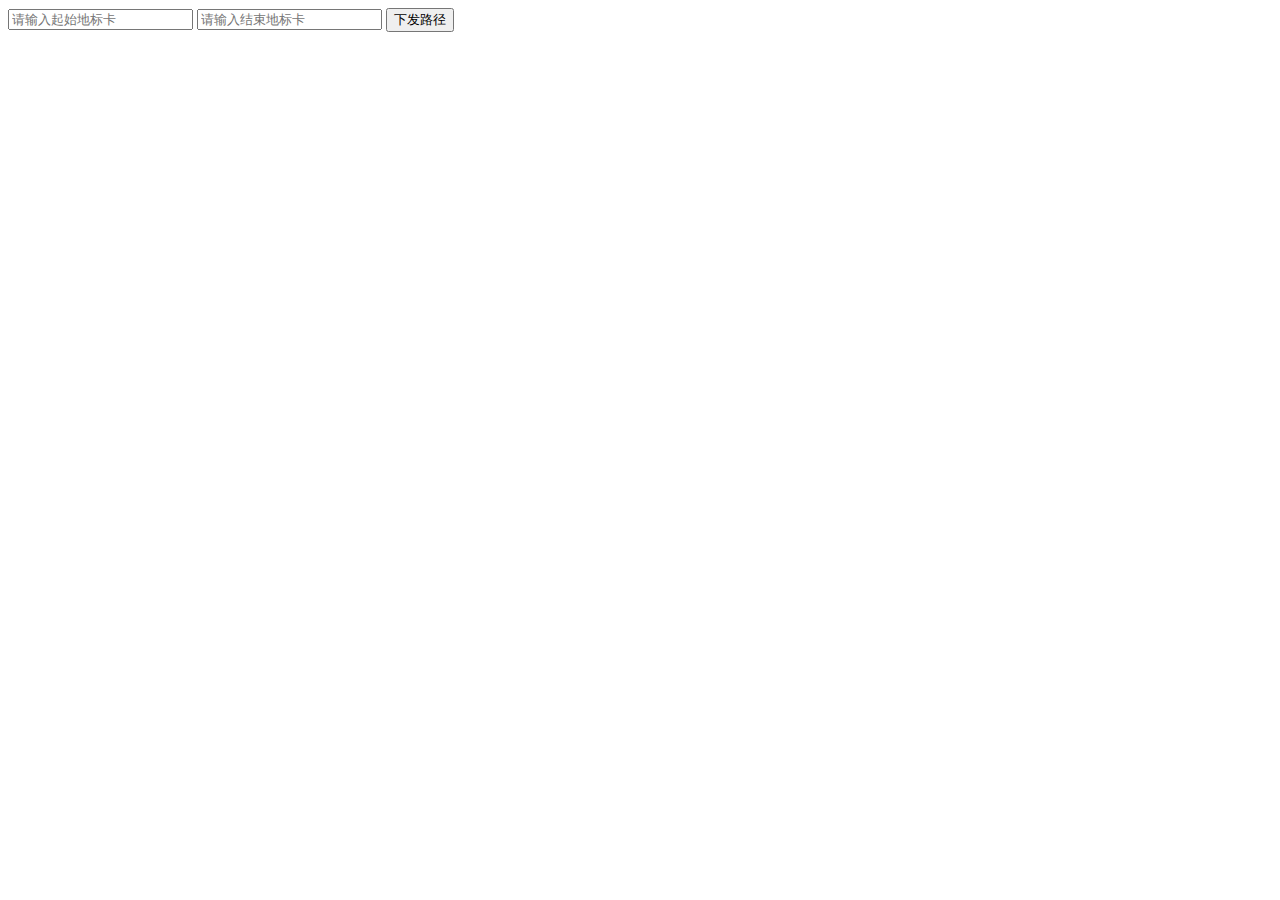
<file: src/main/resources/static/index.html>
<!DOCTYPE html>
<html lang="en">
<head>
    <meta charset="UTF-8">
    <title>登录</title>
    <script src="js/jquery-3.2.1.min.js"></script>
    <script src="js/msgbox.js"></script>
</head>
<body>
    <!--我是静态页面-->
    <!--<button onclick="doword()">打开文档</button>-->
<!--<h1 id="luji1"><a href="http://localhost:8080/demo/luji1">1号地标&#45;&#45;81号地标路劲下发</a></h1>-->
<!--<h1 id="luji2"><a href="http://localhost:8080/demo/luji2">81号地标&#45;&#45;59号地标路劲下发</a></h1>-->
<!--<h1 id="luji3"><a href="http://localhost:8080/demo/luji3">59号地标&#45;&#45;1号地标路劲下发</a></h1>-->
    <input type="text" id="startCard" class="fl ml20 hand_search_input pl5" placeholder="请输入起始地标卡"/>
    <input type="text" id="targetCard" class="fl ml20 hand_search_input pl5" placeholder="请输入结束地标卡"/>
    <button class="fl agv_button_affirm fc_f ml10" id="lowerPath">下发路径</button>
<!--<h1 id="start"><a href="http://localhost:8080/demo/start">启动</a></h1>-->
<!--<h1 id="stop"><a href="http://localhost:8080/demo/stop">停止</a></h1>-->
<!--<h1 id="risehook"><a href="http://localhost:8080/demo/risehook">挂销升</a></h1>-->
<!--<h1 id="drophook"><a href="http://localhost:8080/demo/drophook">挂销降</a></h1>-->
<!--<h1 id="risedisk"><a href="http://localhost:8080/demo/risedisk">顶升升</a></h1>-->
<!--<h1 id="dropdisk"><a href="http://localhost:8080/demo/dropdisk">顶升降</a></h1>-->
<!--<h1 id="manual"><a href="http://localhost:8080/demo/manual">手动</a></h1>-->
<!--<h1 id="automatic"><a href="http://localhost:8080/demo/automatic">自动</a></h1>-->
</body>
<script type="text/javascript">
    $(function () {
        $("#lowerPath").click(function () {
            var startCard=$("#startCard").val();
            var targetCard=$("#targetCard").val();
            $.post("../demo/lowerPath", { "startCard": startCard,"targetCard":targetCard}, function(result) {
                debugger
                if(result.code == "200") {
                    publicTipMessage("ok", result.desc);
                    return;
                }
                publicTipMessage("error", result.desc);
            });

        })
    })
function doword(){
	var word = new ActiveXObject("Word.Application");
	word.Visible = true;
	word.Documents.Open("http://localhost/img/test.doc");
}
</script>
</html>
</file>
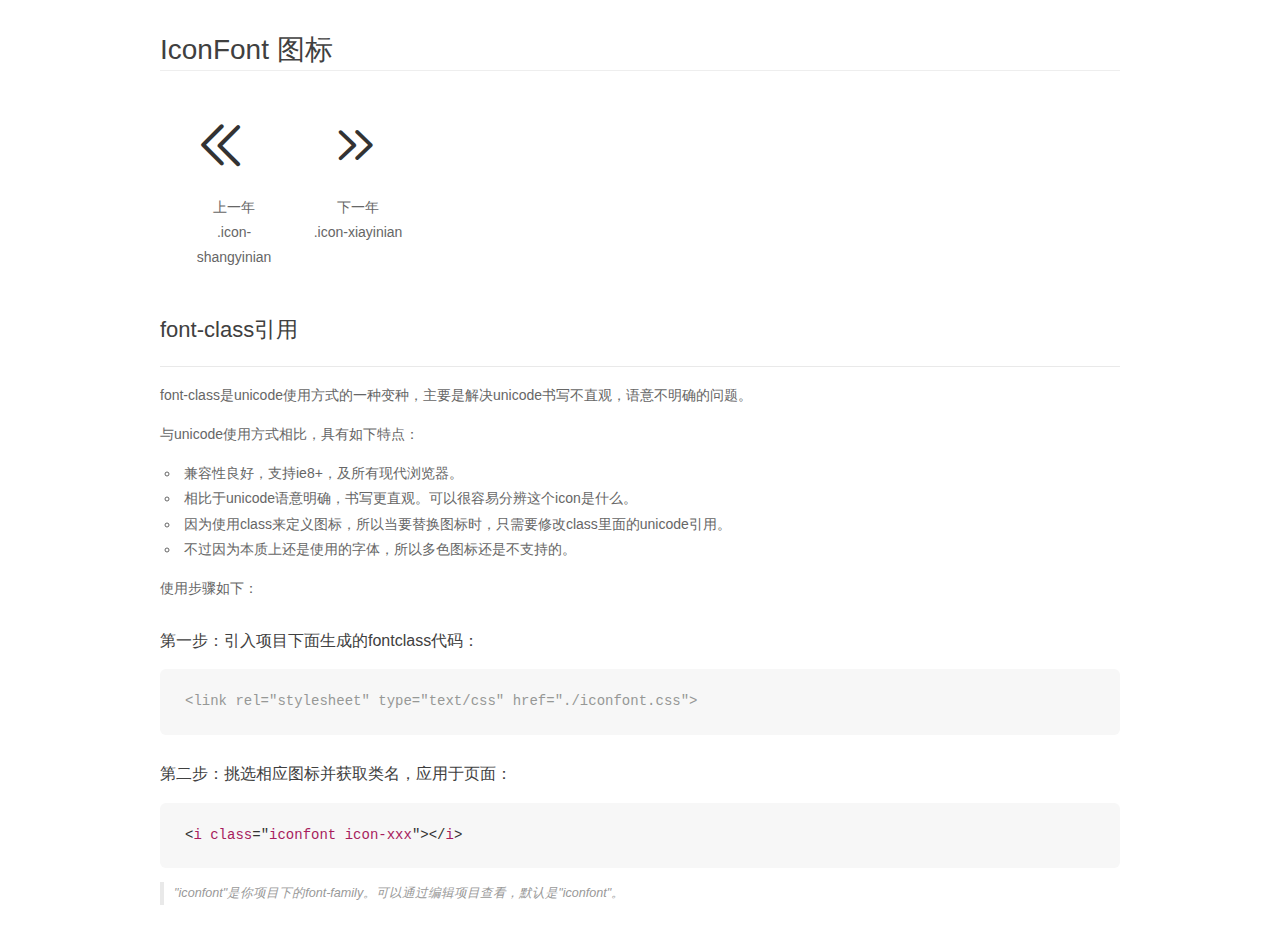
<file: src/main/resources/static/font_date/demo_fontclass.html>
<!DOCTYPE html>
<html>
<head>
    <meta charset="utf-8"/>
    <title>IconFont</title>
    <link rel="stylesheet" href="demo.css">
    <link rel="stylesheet" href="iconfont.css">
</head>
<body>
    <div class="main markdown">
        <h1>IconFont 图标</h1>
        <ul class="icon_lists clear">
            
                <li>
                <i class="icon iconfont icon-shangyinian"></i>
                    <div class="name">上一年</div>
                    <div class="fontclass">.icon-shangyinian</div>
                </li>
            
                <li>
                <i class="icon iconfont icon-xiayinian"></i>
                    <div class="name">下一年</div>
                    <div class="fontclass">.icon-xiayinian</div>
                </li>
            
        </ul>

        <h2 id="font-class-">font-class引用</h2>
        <hr>

        <p>font-class是unicode使用方式的一种变种，主要是解决unicode书写不直观，语意不明确的问题。</p>
        <p>与unicode使用方式相比，具有如下特点：</p>
        <ul>
        <li>兼容性良好，支持ie8+，及所有现代浏览器。</li>
        <li>相比于unicode语意明确，书写更直观。可以很容易分辨这个icon是什么。</li>
        <li>因为使用class来定义图标，所以当要替换图标时，只需要修改class里面的unicode引用。</li>
        <li>不过因为本质上还是使用的字体，所以多色图标还是不支持的。</li>
        </ul>
        <p>使用步骤如下：</p>
        <h3 id="-fontclass-">第一步：引入项目下面生成的fontclass代码：</h3>


        <pre><code class="lang-js hljs javascript"><span class="hljs-comment">&lt;link rel="stylesheet" type="text/css" href="./iconfont.css"&gt;</span></code></pre>
        <h3 id="-">第二步：挑选相应图标并获取类名，应用于页面：</h3>
        <pre><code class="lang-css hljs">&lt;<span class="hljs-selector-tag">i</span> <span class="hljs-selector-tag">class</span>="<span class="hljs-selector-tag">iconfont</span> <span class="hljs-selector-tag">icon-xxx</span>"&gt;&lt;/<span class="hljs-selector-tag">i</span>&gt;</code></pre>
        <blockquote>
        <p>"iconfont"是你项目下的font-family。可以通过编辑项目查看，默认是"iconfont"。</p>
        </blockquote>
    </div>
</body>
</html>
</file>
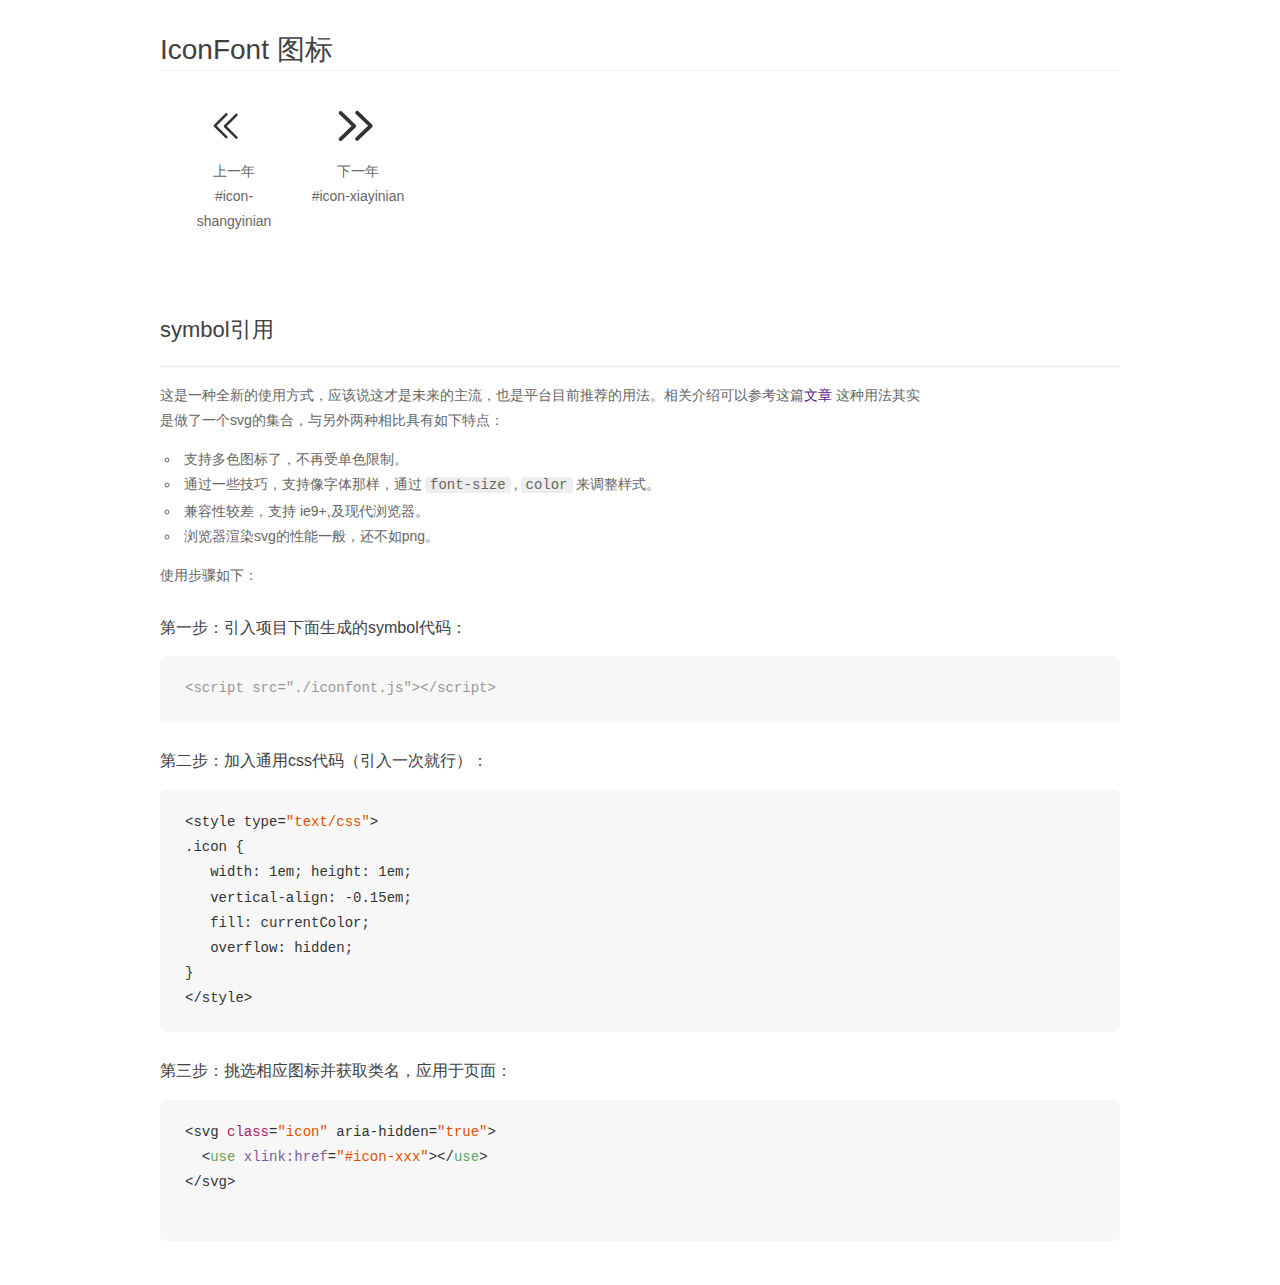
<file: src/main/resources/static/font_date/demo_symbol.html>
<!DOCTYPE html>
<html>
<head>
    <meta charset="utf-8"/>
    <title>IconFont</title>
    <link rel="stylesheet" href="demo.css">
    <script src="iconfont.js"></script>

    <style type="text/css">
        .icon {
          /* 通过设置 font-size 来改变图标大小 */
          width: 1em; height: 1em;
          /* 图标和文字相邻时，垂直对齐 */
          vertical-align: -0.15em;
          /* 通过设置 color 来改变 SVG 的颜色/fill */
          fill: currentColor;
          /* path 和 stroke 溢出 viewBox 部分在 IE 下会显示
             normalize.css 中也包含这行 */
          overflow: hidden;
        }

    </style>
</head>
<body>
    <div class="main markdown">
        <h1>IconFont 图标</h1>
        <ul class="icon_lists clear">
            
                <li>
                    <svg class="icon" aria-hidden="true">
                        <use xlink:href="#icon-shangyinian"></use>
                    </svg>
                    <div class="name">上一年</div>
                    <div class="fontclass">#icon-shangyinian</div>
                </li>
            
                <li>
                    <svg class="icon" aria-hidden="true">
                        <use xlink:href="#icon-xiayinian"></use>
                    </svg>
                    <div class="name">下一年</div>
                    <div class="fontclass">#icon-xiayinian</div>
                </li>
            
        </ul>


        <h2 id="symbol-">symbol引用</h2>
        <hr>

        <p>这是一种全新的使用方式，应该说这才是未来的主流，也是平台目前推荐的用法。相关介绍可以参考这篇<a href="">文章</a>
        这种用法其实是做了一个svg的集合，与另外两种相比具有如下特点：</p>
        <ul>
          <li>支持多色图标了，不再受单色限制。</li>
          <li>通过一些技巧，支持像字体那样，通过<code>font-size</code>,<code>color</code>来调整样式。</li>
          <li>兼容性较差，支持 ie9+,及现代浏览器。</li>
          <li>浏览器渲染svg的性能一般，还不如png。</li>
        </ul>
        <p>使用步骤如下：</p>
        <h3 id="-symbol-">第一步：引入项目下面生成的symbol代码：</h3>
        <pre><code class="lang-js hljs javascript"><span class="hljs-comment">&lt;script src="./iconfont.js"&gt;&lt;/script&gt;</span></code></pre>
        <h3 id="-css-">第二步：加入通用css代码（引入一次就行）：</h3>
        <pre><code class="lang-js hljs javascript">&lt;style type=<span class="hljs-string">"text/css"</span>&gt;
.icon {
   width: <span class="hljs-number">1</span>em; height: <span class="hljs-number">1</span>em;
   vertical-align: <span class="hljs-number">-0.15</span>em;
   fill: currentColor;
   overflow: hidden;
}
&lt;<span class="hljs-regexp">/style&gt;</span></code></pre>
        <h3 id="-">第三步：挑选相应图标并获取类名，应用于页面：</h3>
        <pre><code class="lang-js hljs javascript">&lt;svg <span class="hljs-class"><span class="hljs-keyword">class</span></span>=<span class="hljs-string">"icon"</span> aria-hidden=<span class="hljs-string">"true"</span>&gt;<span class="xml"><span class="hljs-tag">
  &lt;<span class="hljs-name">use</span> <span class="hljs-attr">xlink:href</span>=<span class="hljs-string">"#icon-xxx"</span>&gt;</span><span class="hljs-tag">&lt;/<span class="hljs-name">use</span>&gt;</span>
</span>&lt;<span class="hljs-regexp">/svg&gt;
        </span></code></pre>
    </div>
</body>
</html>
</file>
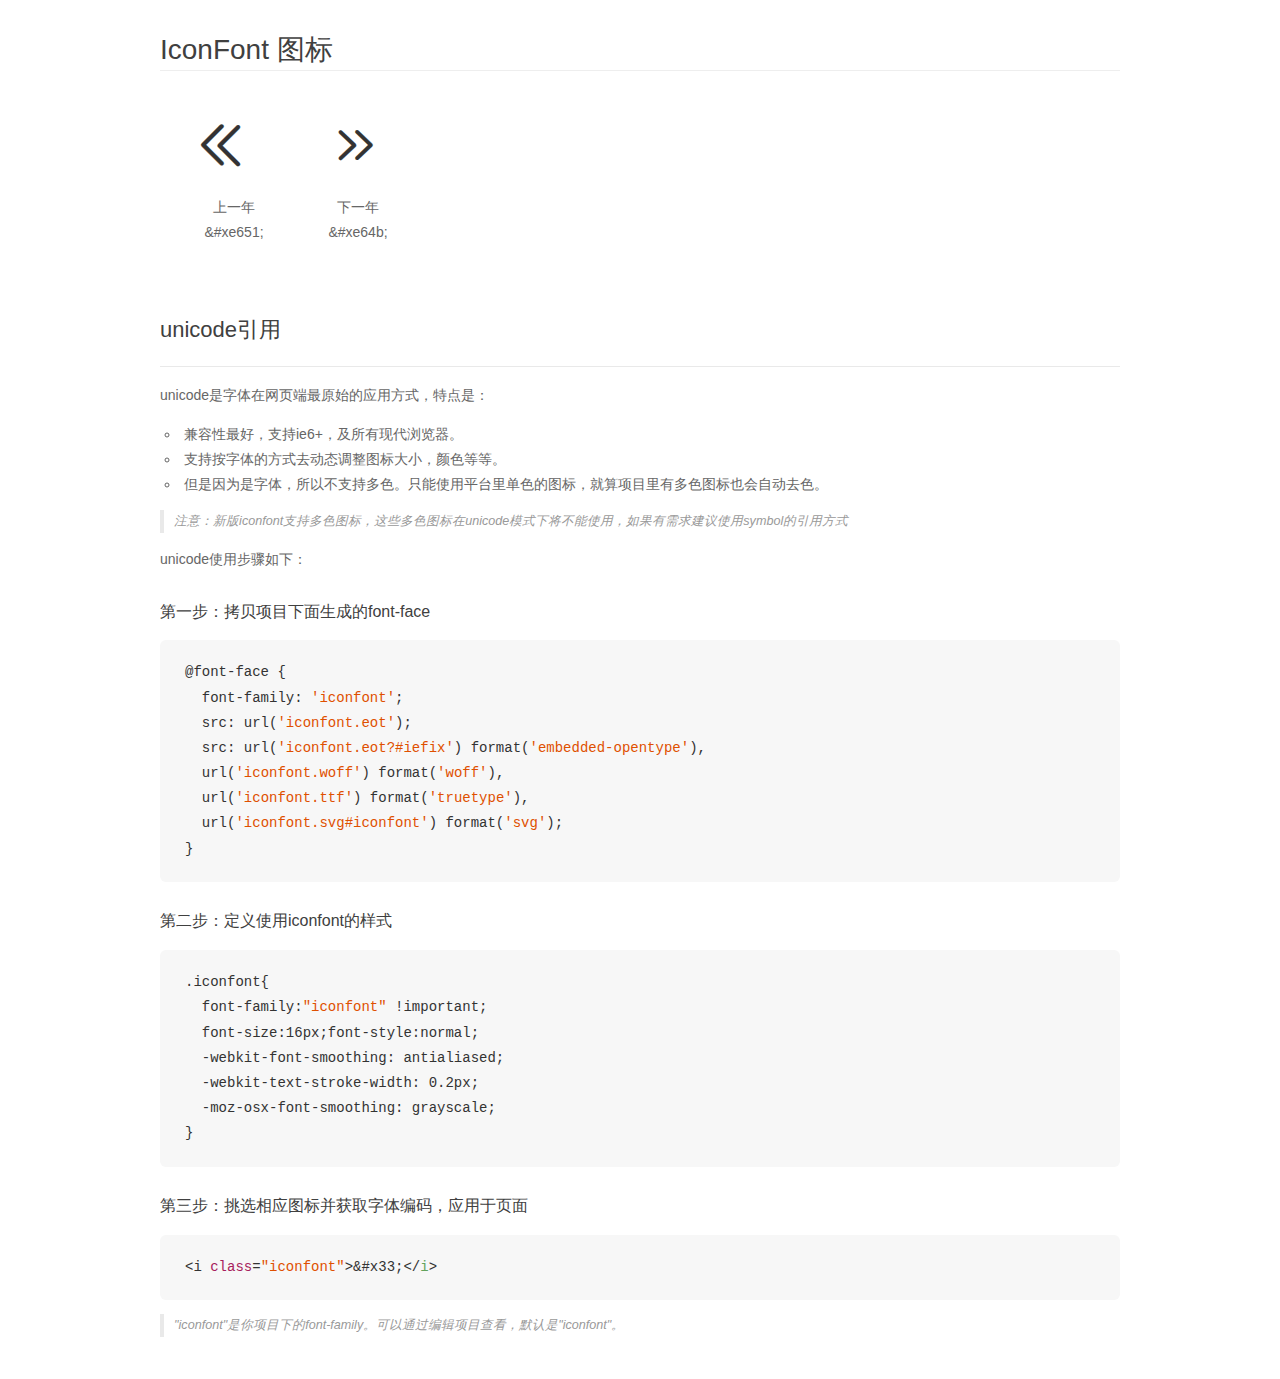
<file: src/main/resources/static/font_date/demo_unicode.html>
<!DOCTYPE html>
<html>
<head>
    <meta charset="utf-8"/>
    <title>IconFont</title>
    <link rel="stylesheet" href="demo.css">

    <style type="text/css">

        @font-face {font-family: "iconfont";
          src: url('iconfont.eot'); /* IE9*/
          src: url('iconfont.eot#iefix') format('embedded-opentype'), /* IE6-IE8 */
          url('iconfont.woff') format('woff'), /* chrome, firefox */
          url('iconfont.ttf') format('truetype'), /* chrome, firefox, opera, Safari, Android, iOS 4.2+*/
          url('iconfont.svg#iconfont') format('svg'); /* iOS 4.1- */
        }

        .iconfont {
          font-family:"iconfont" !important;
          font-size:16px;
          font-style:normal;
          -webkit-font-smoothing: antialiased;
          -webkit-text-stroke-width: 0.2px;
          -moz-osx-font-smoothing: grayscale;
        }

    </style>
</head>
<body>
    <div class="main markdown">
        <h1>IconFont 图标</h1>
        <ul class="icon_lists clear">
            
                <li>
                <i class="icon iconfont">&#xe651;</i>
                    <div class="name">上一年</div>
                    <div class="code">&amp;#xe651;</div>
                </li>
            
                <li>
                <i class="icon iconfont">&#xe64b;</i>
                    <div class="name">下一年</div>
                    <div class="code">&amp;#xe64b;</div>
                </li>
            
        </ul>
        <h2 id="unicode-">unicode引用</h2>
        <hr>

        <p>unicode是字体在网页端最原始的应用方式，特点是：</p>
        <ul>
        <li>兼容性最好，支持ie6+，及所有现代浏览器。</li>
        <li>支持按字体的方式去动态调整图标大小，颜色等等。</li>
        <li>但是因为是字体，所以不支持多色。只能使用平台里单色的图标，就算项目里有多色图标也会自动去色。</li>
        </ul>
        <blockquote>
        <p>注意：新版iconfont支持多色图标，这些多色图标在unicode模式下将不能使用，如果有需求建议使用symbol的引用方式</p>
        </blockquote>
        <p>unicode使用步骤如下：</p>
        <h3 id="-font-face">第一步：拷贝项目下面生成的font-face</h3>
        <pre><code class="lang-js hljs javascript">@font-face {
  font-family: <span class="hljs-string">'iconfont'</span>;
  src: url(<span class="hljs-string">'iconfont.eot'</span>);
  src: url(<span class="hljs-string">'iconfont.eot?#iefix'</span>) format(<span class="hljs-string">'embedded-opentype'</span>),
  url(<span class="hljs-string">'iconfont.woff'</span>) format(<span class="hljs-string">'woff'</span>),
  url(<span class="hljs-string">'iconfont.ttf'</span>) format(<span class="hljs-string">'truetype'</span>),
  url(<span class="hljs-string">'iconfont.svg#iconfont'</span>) format(<span class="hljs-string">'svg'</span>);
}
</code></pre>
        <h3 id="-iconfont-">第二步：定义使用iconfont的样式</h3>
        <pre><code class="lang-js hljs javascript">.iconfont{
  font-family:<span class="hljs-string">"iconfont"</span> !important;
  font-size:<span class="hljs-number">16</span>px;font-style:normal;
  -webkit-font-smoothing: antialiased;
  -webkit-text-stroke-width: <span class="hljs-number">0.2</span>px;
  -moz-osx-font-smoothing: grayscale;
}
</code></pre>
        <h3 id="-">第三步：挑选相应图标并获取字体编码，应用于页面</h3>
        <pre><code class="lang-js hljs javascript">&lt;i <span class="hljs-class"><span class="hljs-keyword">class</span></span>=<span class="hljs-string">"iconfont"</span>&gt;&amp;#x33;<span class="xml"><span class="hljs-tag">&lt;/<span class="hljs-name">i</span>&gt;</span></span></code></pre>

        <blockquote>
        <p>"iconfont"是你项目下的font-family。可以通过编辑项目查看，默认是"iconfont"。</p>
        </blockquote>
    </div>


</body>
</html>
</file>
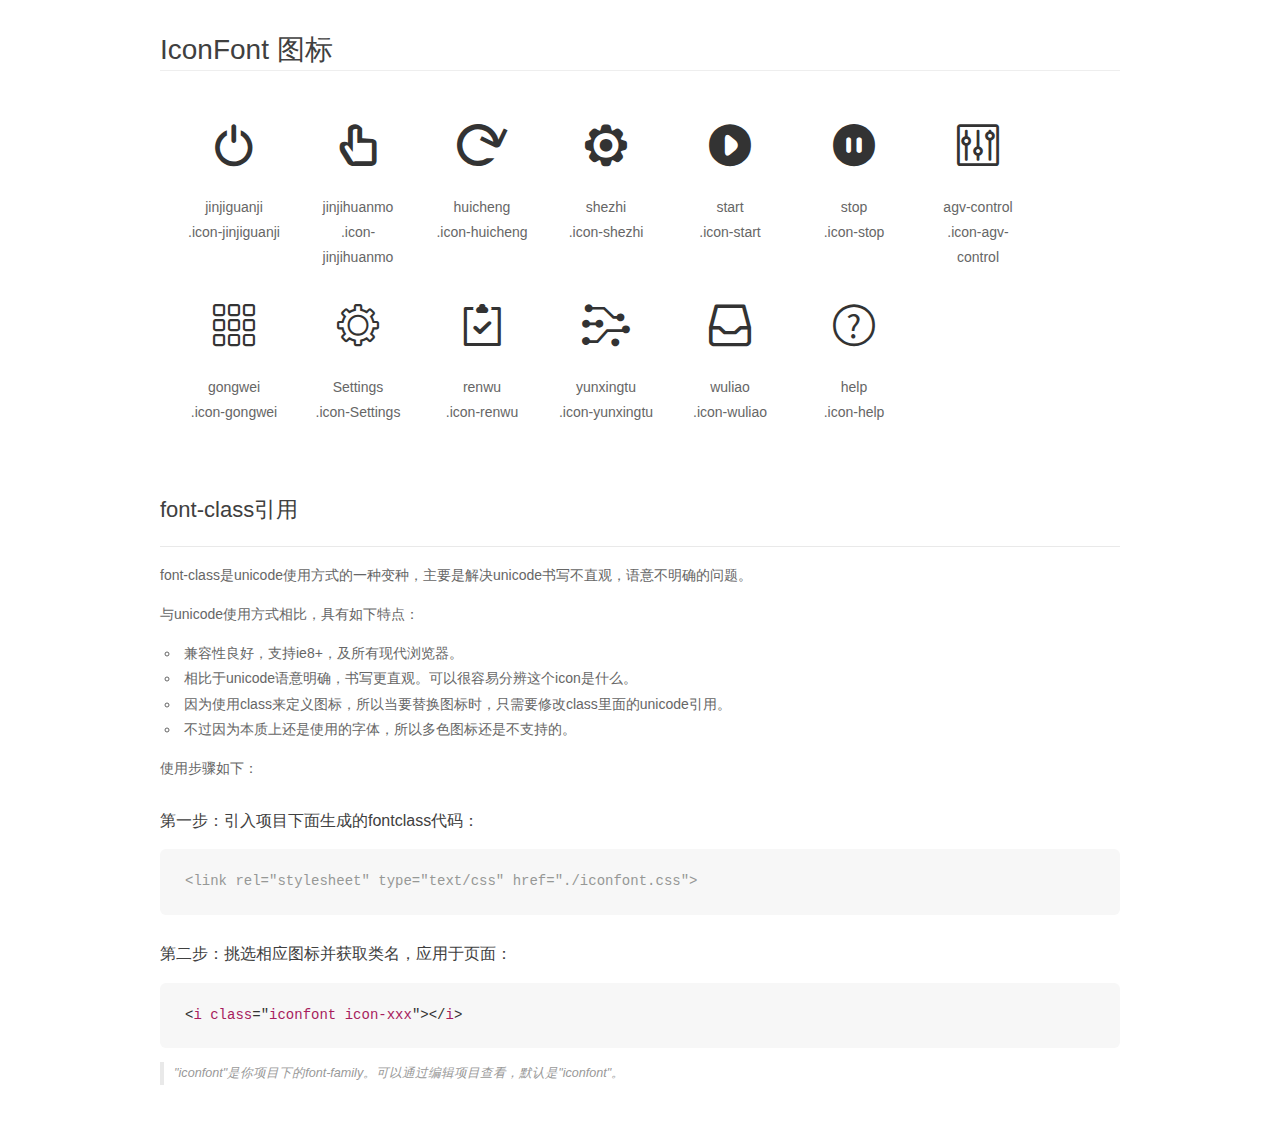
<file: src/main/resources/static/font_nav_btn/demo_fontclass.html>
<!DOCTYPE html>
<html>
<head>
    <meta charset="utf-8"/>
    <title>IconFont</title>
    <link rel="stylesheet" href="demo.css">
    <link rel="stylesheet" href="iconfont.css">
</head>
<body>
    <div class="main markdown">
        <h1>IconFont 图标</h1>
        <ul class="icon_lists clear">
            
                <li>
                <i class="icon iconfont icon-jinjiguanji"></i>
                    <div class="name">jinjiguanji</div>
                    <div class="fontclass">.icon-jinjiguanji</div>
                </li>
            
                <li>
                <i class="icon iconfont icon-jinjihuanmo"></i>
                    <div class="name">jinjihuanmo</div>
                    <div class="fontclass">.icon-jinjihuanmo</div>
                </li>
            
                <li>
                <i class="icon iconfont icon-huicheng"></i>
                    <div class="name">huicheng</div>
                    <div class="fontclass">.icon-huicheng</div>
                </li>
            
                <li>
                <i class="icon iconfont icon-shezhi"></i>
                    <div class="name">shezhi</div>
                    <div class="fontclass">.icon-shezhi</div>
                </li>
            
                <li>
                <i class="icon iconfont icon-start"></i>
                    <div class="name">start</div>
                    <div class="fontclass">.icon-start</div>
                </li>
            
                <li>
                <i class="icon iconfont icon-stop"></i>
                    <div class="name">stop</div>
                    <div class="fontclass">.icon-stop</div>
                </li>
            
                <li>
                <i class="icon iconfont icon-agv-control"></i>
                    <div class="name">agv-control</div>
                    <div class="fontclass">.icon-agv-control</div>
                </li>
            
                <li>
                <i class="icon iconfont icon-gongwei"></i>
                    <div class="name">gongwei</div>
                    <div class="fontclass">.icon-gongwei</div>
                </li>
            
                <li>
                <i class="icon iconfont icon-Settings"></i>
                    <div class="name">Settings</div>
                    <div class="fontclass">.icon-Settings</div>
                </li>
            
                <li>
                <i class="icon iconfont icon-renwu"></i>
                    <div class="name">renwu</div>
                    <div class="fontclass">.icon-renwu</div>
                </li>
            
                <li>
                <i class="icon iconfont icon-yunxingtu"></i>
                    <div class="name">yunxingtu</div>
                    <div class="fontclass">.icon-yunxingtu</div>
                </li>
            
                <li>
                <i class="icon iconfont icon-wuliao"></i>
                    <div class="name">wuliao</div>
                    <div class="fontclass">.icon-wuliao</div>
                </li>
            
                <li>
                <i class="icon iconfont icon-help"></i>
                    <div class="name">help</div>
                    <div class="fontclass">.icon-help</div>
                </li>
            
        </ul>

        <h2 id="font-class-">font-class引用</h2>
        <hr>

        <p>font-class是unicode使用方式的一种变种，主要是解决unicode书写不直观，语意不明确的问题。</p>
        <p>与unicode使用方式相比，具有如下特点：</p>
        <ul>
        <li>兼容性良好，支持ie8+，及所有现代浏览器。</li>
        <li>相比于unicode语意明确，书写更直观。可以很容易分辨这个icon是什么。</li>
        <li>因为使用class来定义图标，所以当要替换图标时，只需要修改class里面的unicode引用。</li>
        <li>不过因为本质上还是使用的字体，所以多色图标还是不支持的。</li>
        </ul>
        <p>使用步骤如下：</p>
        <h3 id="-fontclass-">第一步：引入项目下面生成的fontclass代码：</h3>


        <pre><code class="lang-js hljs javascript"><span class="hljs-comment">&lt;link rel="stylesheet" type="text/css" href="./iconfont.css"&gt;</span></code></pre>
        <h3 id="-">第二步：挑选相应图标并获取类名，应用于页面：</h3>
        <pre><code class="lang-css hljs">&lt;<span class="hljs-selector-tag">i</span> <span class="hljs-selector-tag">class</span>="<span class="hljs-selector-tag">iconfont</span> <span class="hljs-selector-tag">icon-xxx</span>"&gt;&lt;/<span class="hljs-selector-tag">i</span>&gt;</code></pre>
        <blockquote>
        <p>"iconfont"是你项目下的font-family。可以通过编辑项目查看，默认是"iconfont"。</p>
        </blockquote>
    </div>
</body>
</html>
</file>
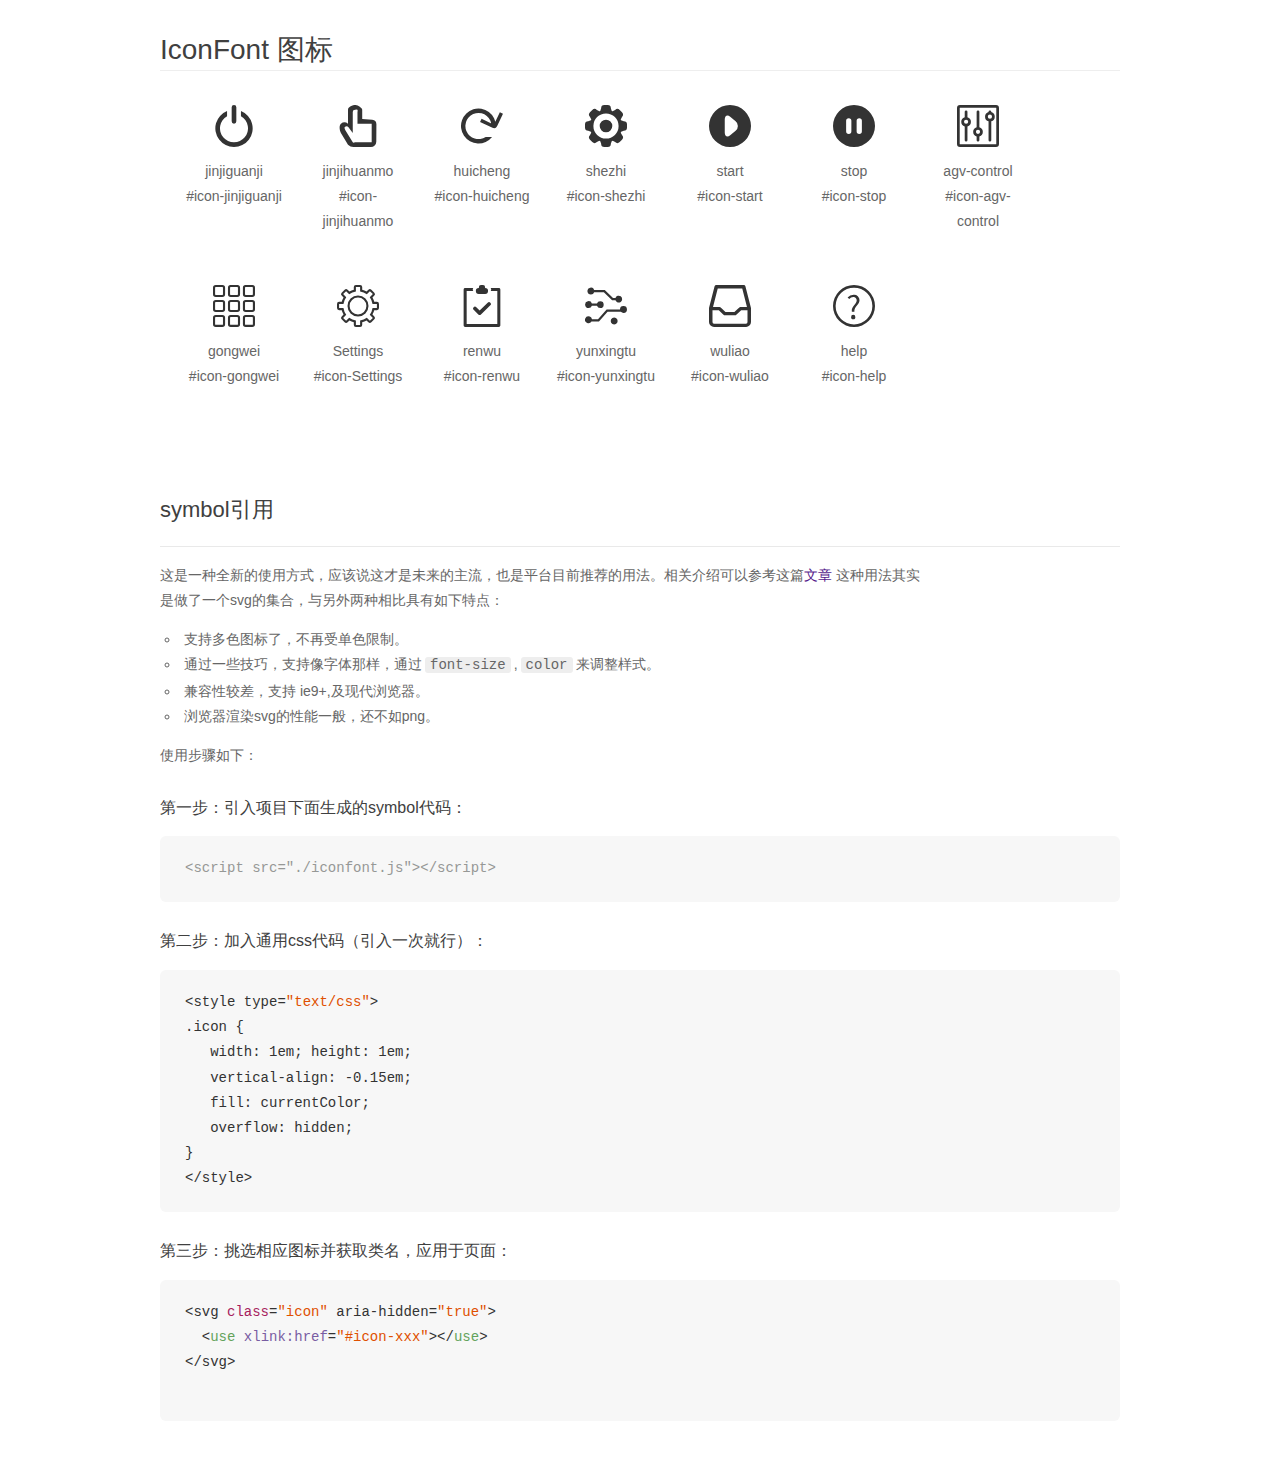
<file: src/main/resources/static/font_nav_btn/demo_symbol.html>
<!DOCTYPE html>
<html>
<head>
    <meta charset="utf-8"/>
    <title>IconFont</title>
    <link rel="stylesheet" href="demo.css">
    <script src="iconfont.js"></script>

    <style type="text/css">
        .icon {
          /* 通过设置 font-size 来改变图标大小 */
          width: 1em; height: 1em;
          /* 图标和文字相邻时，垂直对齐 */
          vertical-align: -0.15em;
          /* 通过设置 color 来改变 SVG 的颜色/fill */
          fill: currentColor;
          /* path 和 stroke 溢出 viewBox 部分在 IE 下会显示
             normalize.css 中也包含这行 */
          overflow: hidden;
        }

    </style>
</head>
<body>
    <div class="main markdown">
        <h1>IconFont 图标</h1>
        <ul class="icon_lists clear">
            
                <li>
                    <svg class="icon" aria-hidden="true">
                        <use xlink:href="#icon-jinjiguanji"></use>
                    </svg>
                    <div class="name">jinjiguanji</div>
                    <div class="fontclass">#icon-jinjiguanji</div>
                </li>
            
                <li>
                    <svg class="icon" aria-hidden="true">
                        <use xlink:href="#icon-jinjihuanmo"></use>
                    </svg>
                    <div class="name">jinjihuanmo</div>
                    <div class="fontclass">#icon-jinjihuanmo</div>
                </li>
            
                <li>
                    <svg class="icon" aria-hidden="true">
                        <use xlink:href="#icon-huicheng"></use>
                    </svg>
                    <div class="name">huicheng</div>
                    <div class="fontclass">#icon-huicheng</div>
                </li>
            
                <li>
                    <svg class="icon" aria-hidden="true">
                        <use xlink:href="#icon-shezhi"></use>
                    </svg>
                    <div class="name">shezhi</div>
                    <div class="fontclass">#icon-shezhi</div>
                </li>
            
                <li>
                    <svg class="icon" aria-hidden="true">
                        <use xlink:href="#icon-start"></use>
                    </svg>
                    <div class="name">start</div>
                    <div class="fontclass">#icon-start</div>
                </li>
            
                <li>
                    <svg class="icon" aria-hidden="true">
                        <use xlink:href="#icon-stop"></use>
                    </svg>
                    <div class="name">stop</div>
                    <div class="fontclass">#icon-stop</div>
                </li>
            
                <li>
                    <svg class="icon" aria-hidden="true">
                        <use xlink:href="#icon-agv-control"></use>
                    </svg>
                    <div class="name">agv-control</div>
                    <div class="fontclass">#icon-agv-control</div>
                </li>
            
                <li>
                    <svg class="icon" aria-hidden="true">
                        <use xlink:href="#icon-gongwei"></use>
                    </svg>
                    <div class="name">gongwei</div>
                    <div class="fontclass">#icon-gongwei</div>
                </li>
            
                <li>
                    <svg class="icon" aria-hidden="true">
                        <use xlink:href="#icon-Settings"></use>
                    </svg>
                    <div class="name">Settings</div>
                    <div class="fontclass">#icon-Settings</div>
                </li>
            
                <li>
                    <svg class="icon" aria-hidden="true">
                        <use xlink:href="#icon-renwu"></use>
                    </svg>
                    <div class="name">renwu</div>
                    <div class="fontclass">#icon-renwu</div>
                </li>
            
                <li>
                    <svg class="icon" aria-hidden="true">
                        <use xlink:href="#icon-yunxingtu"></use>
                    </svg>
                    <div class="name">yunxingtu</div>
                    <div class="fontclass">#icon-yunxingtu</div>
                </li>
            
                <li>
                    <svg class="icon" aria-hidden="true">
                        <use xlink:href="#icon-wuliao"></use>
                    </svg>
                    <div class="name">wuliao</div>
                    <div class="fontclass">#icon-wuliao</div>
                </li>
            
                <li>
                    <svg class="icon" aria-hidden="true">
                        <use xlink:href="#icon-help"></use>
                    </svg>
                    <div class="name">help</div>
                    <div class="fontclass">#icon-help</div>
                </li>
            
        </ul>


        <h2 id="symbol-">symbol引用</h2>
        <hr>

        <p>这是一种全新的使用方式，应该说这才是未来的主流，也是平台目前推荐的用法。相关介绍可以参考这篇<a href="">文章</a>
        这种用法其实是做了一个svg的集合，与另外两种相比具有如下特点：</p>
        <ul>
          <li>支持多色图标了，不再受单色限制。</li>
          <li>通过一些技巧，支持像字体那样，通过<code>font-size</code>,<code>color</code>来调整样式。</li>
          <li>兼容性较差，支持 ie9+,及现代浏览器。</li>
          <li>浏览器渲染svg的性能一般，还不如png。</li>
        </ul>
        <p>使用步骤如下：</p>
        <h3 id="-symbol-">第一步：引入项目下面生成的symbol代码：</h3>
        <pre><code class="lang-js hljs javascript"><span class="hljs-comment">&lt;script src="./iconfont.js"&gt;&lt;/script&gt;</span></code></pre>
        <h3 id="-css-">第二步：加入通用css代码（引入一次就行）：</h3>
        <pre><code class="lang-js hljs javascript">&lt;style type=<span class="hljs-string">"text/css"</span>&gt;
.icon {
   width: <span class="hljs-number">1</span>em; height: <span class="hljs-number">1</span>em;
   vertical-align: <span class="hljs-number">-0.15</span>em;
   fill: currentColor;
   overflow: hidden;
}
&lt;<span class="hljs-regexp">/style&gt;</span></code></pre>
        <h3 id="-">第三步：挑选相应图标并获取类名，应用于页面：</h3>
        <pre><code class="lang-js hljs javascript">&lt;svg <span class="hljs-class"><span class="hljs-keyword">class</span></span>=<span class="hljs-string">"icon"</span> aria-hidden=<span class="hljs-string">"true"</span>&gt;<span class="xml"><span class="hljs-tag">
  &lt;<span class="hljs-name">use</span> <span class="hljs-attr">xlink:href</span>=<span class="hljs-string">"#icon-xxx"</span>&gt;</span><span class="hljs-tag">&lt;/<span class="hljs-name">use</span>&gt;</span>
</span>&lt;<span class="hljs-regexp">/svg&gt;
        </span></code></pre>
    </div>
</body>
</html>
</file>
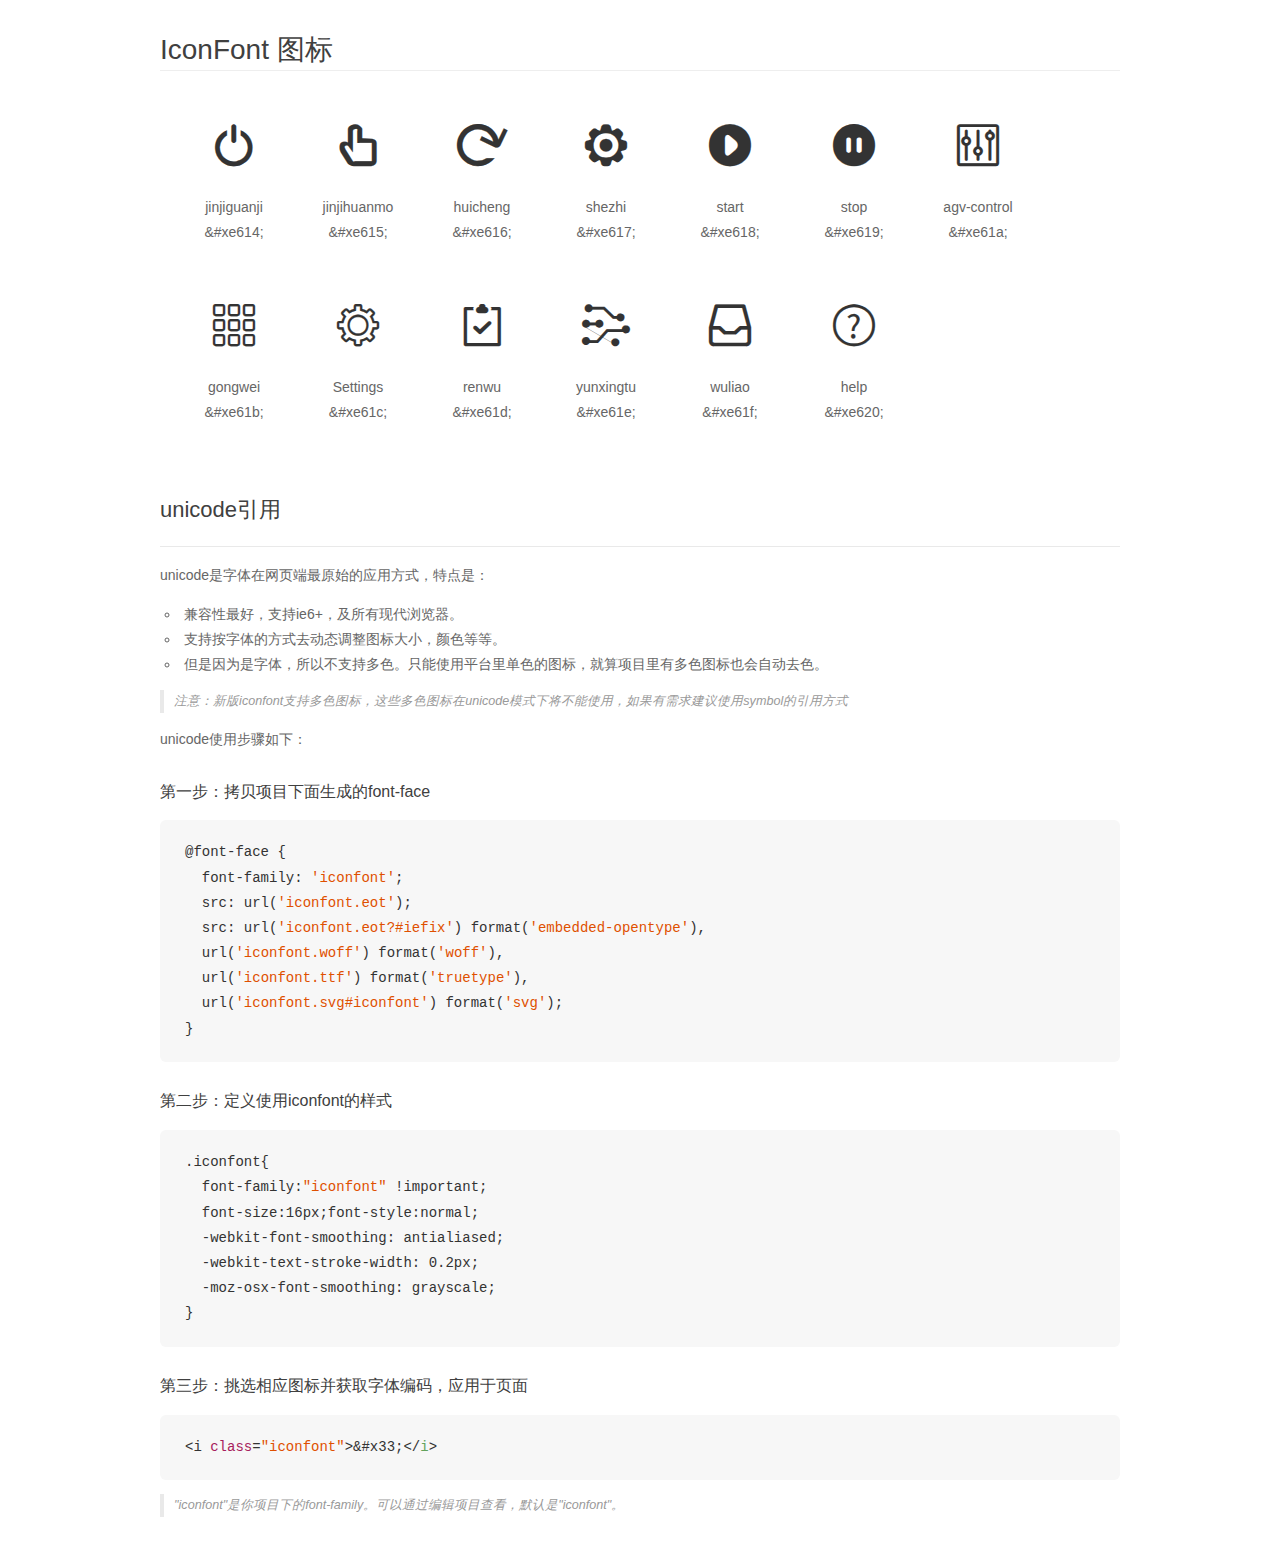
<file: src/main/resources/static/font_nav_btn/demo_unicode.html>
<!DOCTYPE html>
<html>
<head>
    <meta charset="utf-8"/>
    <title>IconFont</title>
    <link rel="stylesheet" href="demo.css">

    <style type="text/css">

        @font-face {font-family: "iconfont";
          src: url('iconfont.eot'); /* IE9*/
          src: url('iconfont.eot#iefix') format('embedded-opentype'), /* IE6-IE8 */
          url('iconfont.woff') format('woff'), /* chrome, firefox */
          url('iconfont.ttf') format('truetype'), /* chrome, firefox, opera, Safari, Android, iOS 4.2+*/
          url('iconfont.svg#iconfont') format('svg'); /* iOS 4.1- */
        }

        .iconfont {
          font-family:"iconfont" !important;
          font-size:16px;
          font-style:normal;
          -webkit-font-smoothing: antialiased;
          -webkit-text-stroke-width: 0.2px;
          -moz-osx-font-smoothing: grayscale;
        }

    </style>
</head>
<body>
    <div class="main markdown">
        <h1>IconFont 图标</h1>
        <ul class="icon_lists clear">
            
                <li>
                <i class="icon iconfont">&#xe614;</i>
                    <div class="name">jinjiguanji</div>
                    <div class="code">&amp;#xe614;</div>
                </li>
            
                <li>
                <i class="icon iconfont">&#xe615;</i>
                    <div class="name">jinjihuanmo</div>
                    <div class="code">&amp;#xe615;</div>
                </li>
            
                <li>
                <i class="icon iconfont">&#xe616;</i>
                    <div class="name">huicheng</div>
                    <div class="code">&amp;#xe616;</div>
                </li>
            
                <li>
                <i class="icon iconfont">&#xe617;</i>
                    <div class="name">shezhi</div>
                    <div class="code">&amp;#xe617;</div>
                </li>
            
                <li>
                <i class="icon iconfont">&#xe618;</i>
                    <div class="name">start</div>
                    <div class="code">&amp;#xe618;</div>
                </li>
            
                <li>
                <i class="icon iconfont">&#xe619;</i>
                    <div class="name">stop</div>
                    <div class="code">&amp;#xe619;</div>
                </li>
            
                <li>
                <i class="icon iconfont">&#xe61a;</i>
                    <div class="name">agv-control</div>
                    <div class="code">&amp;#xe61a;</div>
                </li>
            
                <li>
                <i class="icon iconfont">&#xe61b;</i>
                    <div class="name">gongwei</div>
                    <div class="code">&amp;#xe61b;</div>
                </li>
            
                <li>
                <i class="icon iconfont">&#xe61c;</i>
                    <div class="name">Settings</div>
                    <div class="code">&amp;#xe61c;</div>
                </li>
            
                <li>
                <i class="icon iconfont">&#xe61d;</i>
                    <div class="name">renwu</div>
                    <div class="code">&amp;#xe61d;</div>
                </li>
            
                <li>
                <i class="icon iconfont">&#xe61e;</i>
                    <div class="name">yunxingtu</div>
                    <div class="code">&amp;#xe61e;</div>
                </li>
            
                <li>
                <i class="icon iconfont">&#xe61f;</i>
                    <div class="name">wuliao</div>
                    <div class="code">&amp;#xe61f;</div>
                </li>
            
                <li>
                <i class="icon iconfont">&#xe620;</i>
                    <div class="name">help</div>
                    <div class="code">&amp;#xe620;</div>
                </li>
            
        </ul>
        <h2 id="unicode-">unicode引用</h2>
        <hr>

        <p>unicode是字体在网页端最原始的应用方式，特点是：</p>
        <ul>
        <li>兼容性最好，支持ie6+，及所有现代浏览器。</li>
        <li>支持按字体的方式去动态调整图标大小，颜色等等。</li>
        <li>但是因为是字体，所以不支持多色。只能使用平台里单色的图标，就算项目里有多色图标也会自动去色。</li>
        </ul>
        <blockquote>
        <p>注意：新版iconfont支持多色图标，这些多色图标在unicode模式下将不能使用，如果有需求建议使用symbol的引用方式</p>
        </blockquote>
        <p>unicode使用步骤如下：</p>
        <h3 id="-font-face">第一步：拷贝项目下面生成的font-face</h3>
        <pre><code class="lang-js hljs javascript">@font-face {
  font-family: <span class="hljs-string">'iconfont'</span>;
  src: url(<span class="hljs-string">'iconfont.eot'</span>);
  src: url(<span class="hljs-string">'iconfont.eot?#iefix'</span>) format(<span class="hljs-string">'embedded-opentype'</span>),
  url(<span class="hljs-string">'iconfont.woff'</span>) format(<span class="hljs-string">'woff'</span>),
  url(<span class="hljs-string">'iconfont.ttf'</span>) format(<span class="hljs-string">'truetype'</span>),
  url(<span class="hljs-string">'iconfont.svg#iconfont'</span>) format(<span class="hljs-string">'svg'</span>);
}
</code></pre>
        <h3 id="-iconfont-">第二步：定义使用iconfont的样式</h3>
        <pre><code class="lang-js hljs javascript">.iconfont{
  font-family:<span class="hljs-string">"iconfont"</span> !important;
  font-size:<span class="hljs-number">16</span>px;font-style:normal;
  -webkit-font-smoothing: antialiased;
  -webkit-text-stroke-width: <span class="hljs-number">0.2</span>px;
  -moz-osx-font-smoothing: grayscale;
}
</code></pre>
        <h3 id="-">第三步：挑选相应图标并获取字体编码，应用于页面</h3>
        <pre><code class="lang-js hljs javascript">&lt;i <span class="hljs-class"><span class="hljs-keyword">class</span></span>=<span class="hljs-string">"iconfont"</span>&gt;&amp;#x33;<span class="xml"><span class="hljs-tag">&lt;/<span class="hljs-name">i</span>&gt;</span></span></code></pre>

        <blockquote>
        <p>"iconfont"是你项目下的font-family。可以通过编辑项目查看，默认是"iconfont"。</p>
        </blockquote>
    </div>


</body>
</html>
</file>
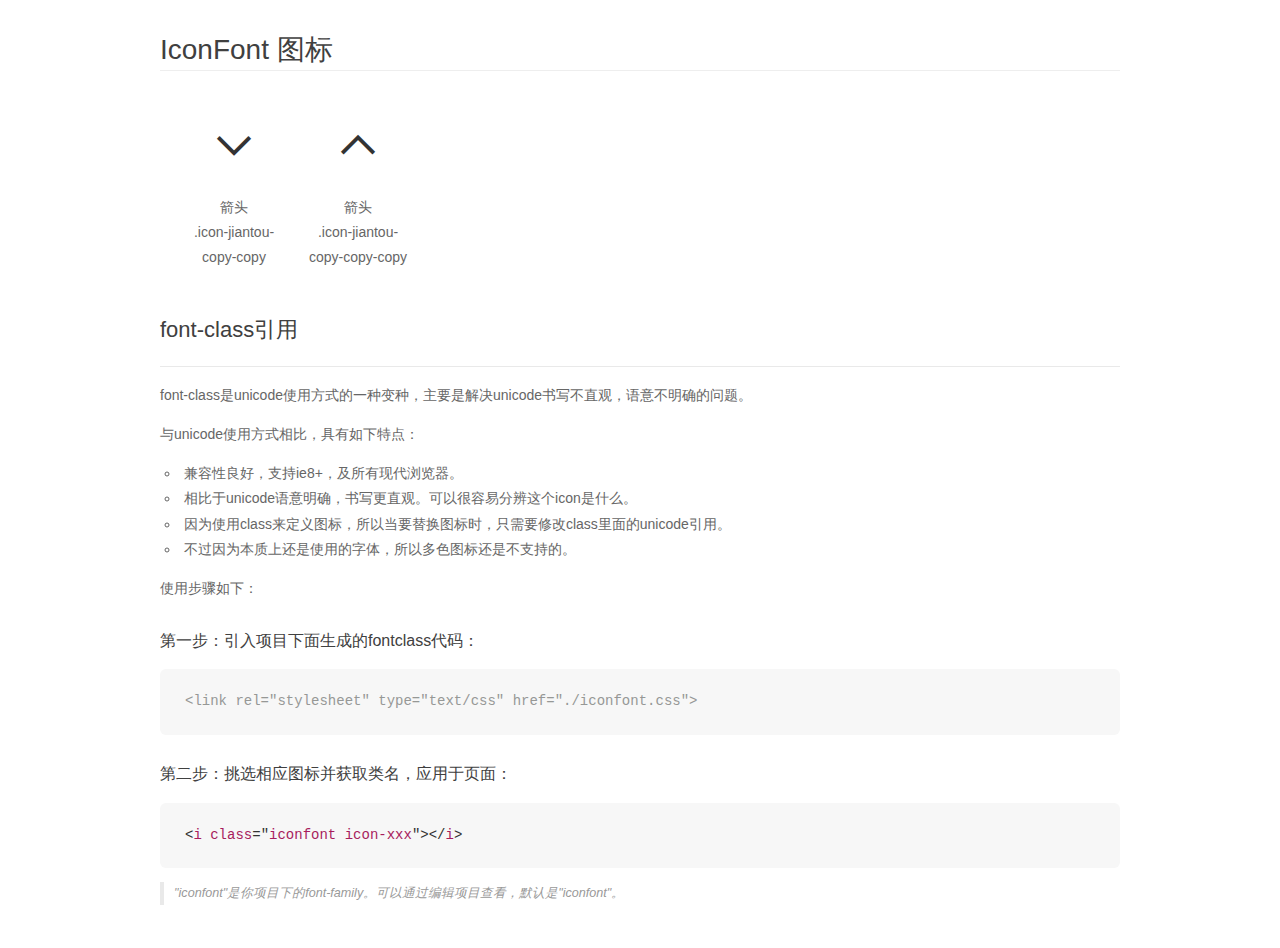
<file: src/main/resources/static/iconfont/demo_fontclass.html>
<!DOCTYPE html>
<html>
<head>
    <meta charset="utf-8"/>
    <title>IconFont</title>
    <link rel="stylesheet" href="demo.css">
    <link rel="stylesheet" href="iconfont.css">
</head>
<body>
    <div class="main markdown">
        <h1>IconFont 图标</h1>
        <ul class="icon_lists clear">
            
                <li>
                <i class="icon iconfont icon-jiantou-copy-copy"></i>
                    <div class="name">箭头</div>
                    <div class="fontclass">.icon-jiantou-copy-copy</div>
                </li>
            
                <li>
                <i class="icon iconfont icon-jiantou-copy-copy-copy"></i>
                    <div class="name">箭头</div>
                    <div class="fontclass">.icon-jiantou-copy-copy-copy</div>
                </li>
            
        </ul>

        <h2 id="font-class-">font-class引用</h2>
        <hr>

        <p>font-class是unicode使用方式的一种变种，主要是解决unicode书写不直观，语意不明确的问题。</p>
        <p>与unicode使用方式相比，具有如下特点：</p>
        <ul>
        <li>兼容性良好，支持ie8+，及所有现代浏览器。</li>
        <li>相比于unicode语意明确，书写更直观。可以很容易分辨这个icon是什么。</li>
        <li>因为使用class来定义图标，所以当要替换图标时，只需要修改class里面的unicode引用。</li>
        <li>不过因为本质上还是使用的字体，所以多色图标还是不支持的。</li>
        </ul>
        <p>使用步骤如下：</p>
        <h3 id="-fontclass-">第一步：引入项目下面生成的fontclass代码：</h3>


        <pre><code class="lang-js hljs javascript"><span class="hljs-comment">&lt;link rel="stylesheet" type="text/css" href="./iconfont.css"&gt;</span></code></pre>
        <h3 id="-">第二步：挑选相应图标并获取类名，应用于页面：</h3>
        <pre><code class="lang-css hljs">&lt;<span class="hljs-selector-tag">i</span> <span class="hljs-selector-tag">class</span>="<span class="hljs-selector-tag">iconfont</span> <span class="hljs-selector-tag">icon-xxx</span>"&gt;&lt;/<span class="hljs-selector-tag">i</span>&gt;</code></pre>
        <blockquote>
        <p>"iconfont"是你项目下的font-family。可以通过编辑项目查看，默认是"iconfont"。</p>
        </blockquote>
    </div>
</body>
</html>
</file>
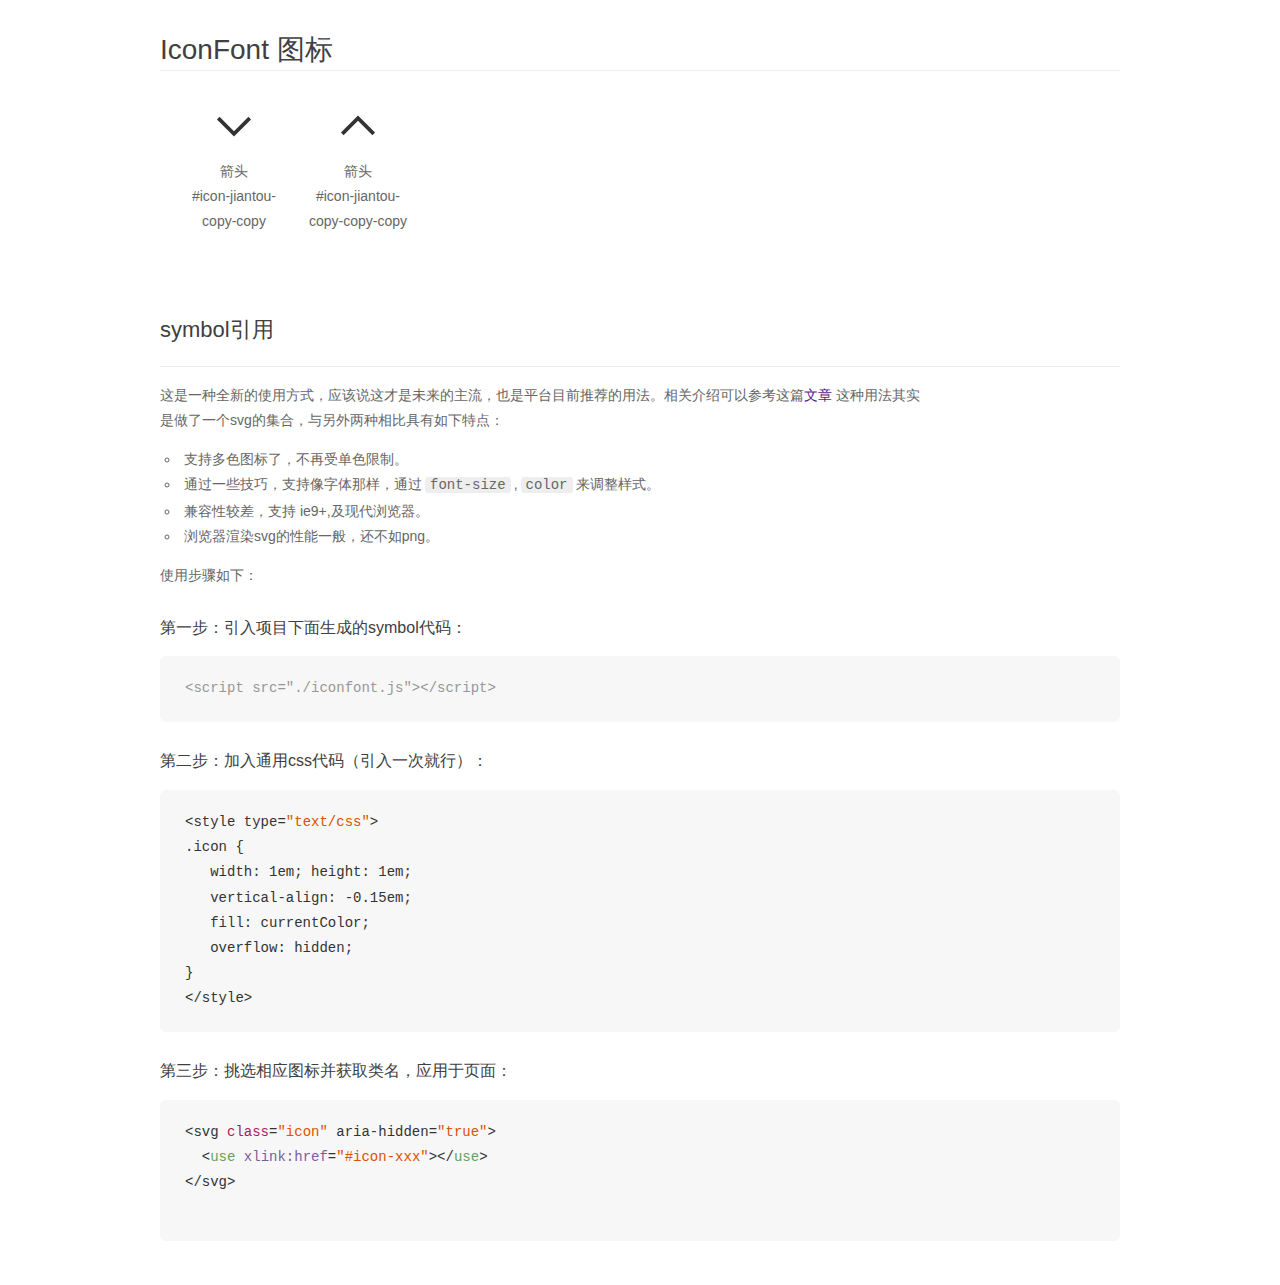
<file: src/main/resources/static/iconfont/demo_symbol.html>
<!DOCTYPE html>
<html>
<head>
    <meta charset="utf-8"/>
    <title>IconFont</title>
    <link rel="stylesheet" href="demo.css">
    <script src="iconfont.js"></script>

    <style type="text/css">
        .icon {
          /* 通过设置 font-size 来改变图标大小 */
          width: 1em; height: 1em;
          /* 图标和文字相邻时，垂直对齐 */
          vertical-align: -0.15em;
          /* 通过设置 color 来改变 SVG 的颜色/fill */
          fill: currentColor;
          /* path 和 stroke 溢出 viewBox 部分在 IE 下会显示
             normalize.css 中也包含这行 */
          overflow: hidden;
        }

    </style>
</head>
<body>
    <div class="main markdown">
        <h1>IconFont 图标</h1>
        <ul class="icon_lists clear">
            
                <li>
                    <svg class="icon" aria-hidden="true">
                        <use xlink:href="#icon-jiantou-copy-copy"></use>
                    </svg>
                    <div class="name">箭头</div>
                    <div class="fontclass">#icon-jiantou-copy-copy</div>
                </li>
            
                <li>
                    <svg class="icon" aria-hidden="true">
                        <use xlink:href="#icon-jiantou-copy-copy-copy"></use>
                    </svg>
                    <div class="name">箭头</div>
                    <div class="fontclass">#icon-jiantou-copy-copy-copy</div>
                </li>
            
        </ul>


        <h2 id="symbol-">symbol引用</h2>
        <hr>

        <p>这是一种全新的使用方式，应该说这才是未来的主流，也是平台目前推荐的用法。相关介绍可以参考这篇<a href="">文章</a>
        这种用法其实是做了一个svg的集合，与另外两种相比具有如下特点：</p>
        <ul>
          <li>支持多色图标了，不再受单色限制。</li>
          <li>通过一些技巧，支持像字体那样，通过<code>font-size</code>,<code>color</code>来调整样式。</li>
          <li>兼容性较差，支持 ie9+,及现代浏览器。</li>
          <li>浏览器渲染svg的性能一般，还不如png。</li>
        </ul>
        <p>使用步骤如下：</p>
        <h3 id="-symbol-">第一步：引入项目下面生成的symbol代码：</h3>
        <pre><code class="lang-js hljs javascript"><span class="hljs-comment">&lt;script src="./iconfont.js"&gt;&lt;/script&gt;</span></code></pre>
        <h3 id="-css-">第二步：加入通用css代码（引入一次就行）：</h3>
        <pre><code class="lang-js hljs javascript">&lt;style type=<span class="hljs-string">"text/css"</span>&gt;
.icon {
   width: <span class="hljs-number">1</span>em; height: <span class="hljs-number">1</span>em;
   vertical-align: <span class="hljs-number">-0.15</span>em;
   fill: currentColor;
   overflow: hidden;
}
&lt;<span class="hljs-regexp">/style&gt;</span></code></pre>
        <h3 id="-">第三步：挑选相应图标并获取类名，应用于页面：</h3>
        <pre><code class="lang-js hljs javascript">&lt;svg <span class="hljs-class"><span class="hljs-keyword">class</span></span>=<span class="hljs-string">"icon"</span> aria-hidden=<span class="hljs-string">"true"</span>&gt;<span class="xml"><span class="hljs-tag">
  &lt;<span class="hljs-name">use</span> <span class="hljs-attr">xlink:href</span>=<span class="hljs-string">"#icon-xxx"</span>&gt;</span><span class="hljs-tag">&lt;/<span class="hljs-name">use</span>&gt;</span>
</span>&lt;<span class="hljs-regexp">/svg&gt;
        </span></code></pre>
    </div>
</body>
</html>
</file>
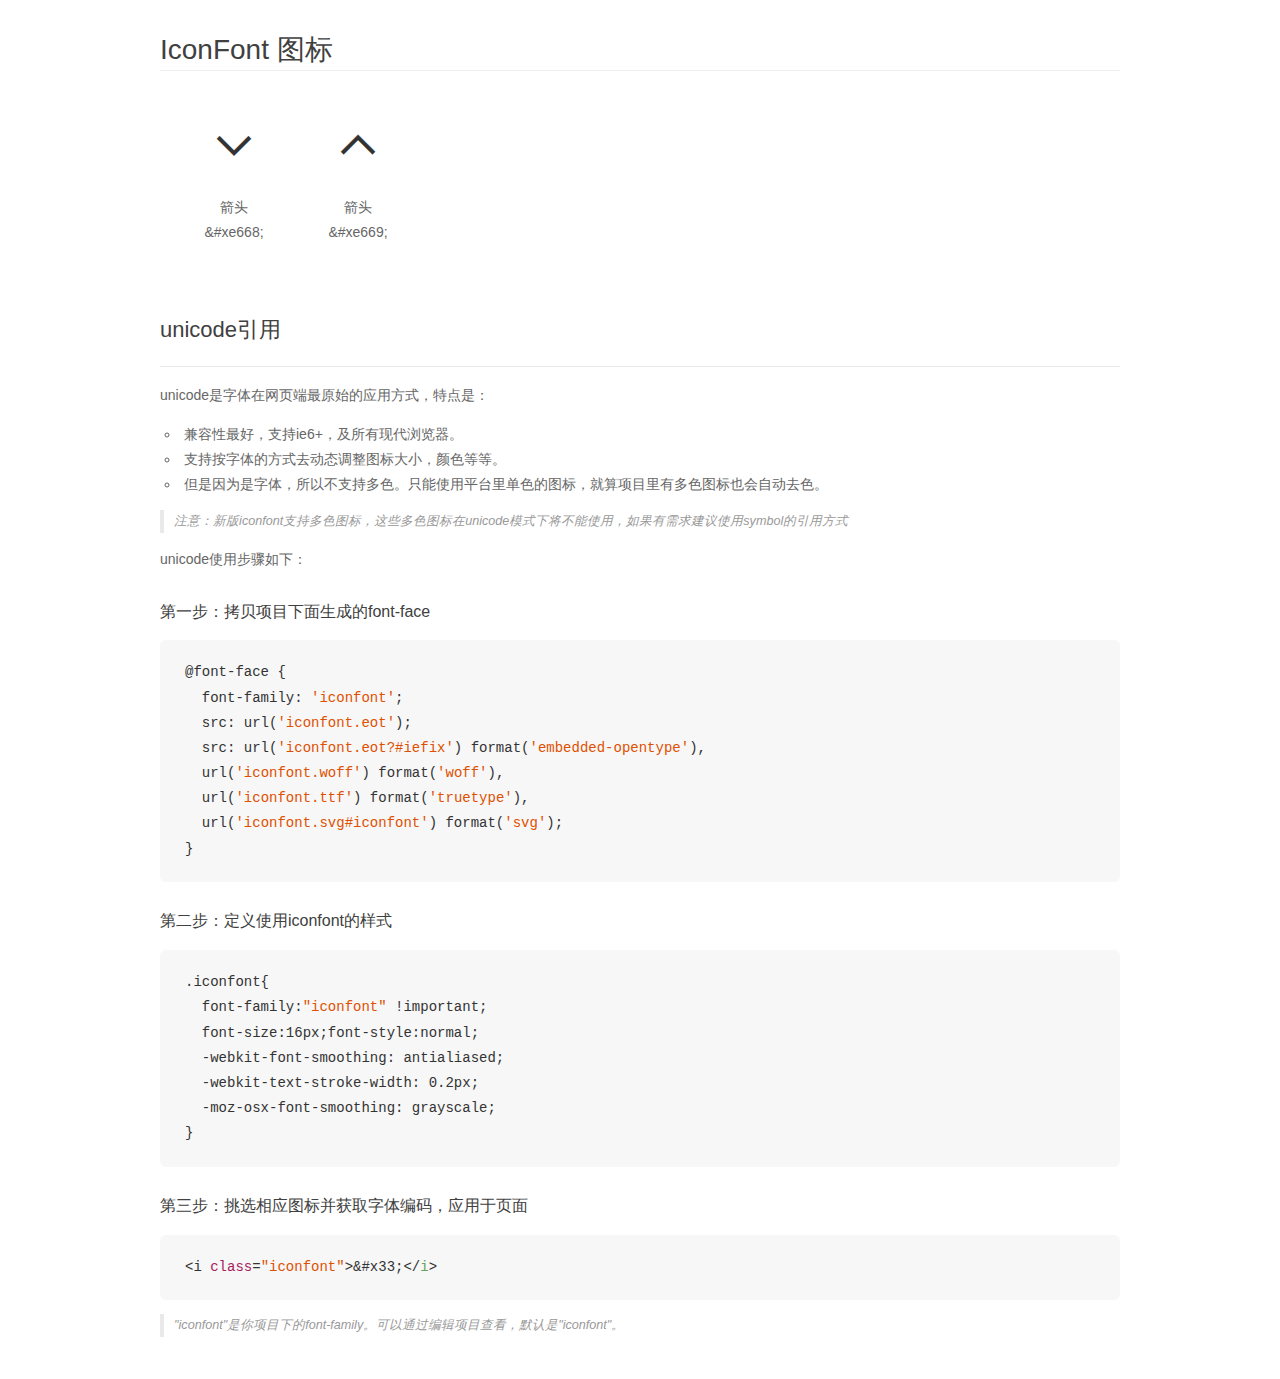
<file: src/main/resources/static/iconfont/demo_unicode.html>
<!DOCTYPE html>
<html>
<head>
    <meta charset="utf-8"/>
    <title>IconFont</title>
    <link rel="stylesheet" href="demo.css">

    <style type="text/css">

        @font-face {font-family: "iconfont";
          src: url('iconfont.eot'); /* IE9*/
          src: url('iconfont.eot#iefix') format('embedded-opentype'), /* IE6-IE8 */
          url('iconfont.woff') format('woff'), /* chrome, firefox */
          url('iconfont.ttf') format('truetype'), /* chrome, firefox, opera, Safari, Android, iOS 4.2+*/
          url('iconfont.svg#iconfont') format('svg'); /* iOS 4.1- */
        }

        .iconfont {
          font-family:"iconfont" !important;
          font-size:16px;
          font-style:normal;
          -webkit-font-smoothing: antialiased;
          -webkit-text-stroke-width: 0.2px;
          -moz-osx-font-smoothing: grayscale;
        }

    </style>
</head>
<body>
    <div class="main markdown">
        <h1>IconFont 图标</h1>
        <ul class="icon_lists clear">
            
                <li>
                <i class="icon iconfont">&#xe668;</i>
                    <div class="name">箭头</div>
                    <div class="code">&amp;#xe668;</div>
                </li>
            
                <li>
                <i class="icon iconfont">&#xe669;</i>
                    <div class="name">箭头</div>
                    <div class="code">&amp;#xe669;</div>
                </li>
            
        </ul>
        <h2 id="unicode-">unicode引用</h2>
        <hr>

        <p>unicode是字体在网页端最原始的应用方式，特点是：</p>
        <ul>
        <li>兼容性最好，支持ie6+，及所有现代浏览器。</li>
        <li>支持按字体的方式去动态调整图标大小，颜色等等。</li>
        <li>但是因为是字体，所以不支持多色。只能使用平台里单色的图标，就算项目里有多色图标也会自动去色。</li>
        </ul>
        <blockquote>
        <p>注意：新版iconfont支持多色图标，这些多色图标在unicode模式下将不能使用，如果有需求建议使用symbol的引用方式</p>
        </blockquote>
        <p>unicode使用步骤如下：</p>
        <h3 id="-font-face">第一步：拷贝项目下面生成的font-face</h3>
        <pre><code class="lang-js hljs javascript">@font-face {
  font-family: <span class="hljs-string">'iconfont'</span>;
  src: url(<span class="hljs-string">'iconfont.eot'</span>);
  src: url(<span class="hljs-string">'iconfont.eot?#iefix'</span>) format(<span class="hljs-string">'embedded-opentype'</span>),
  url(<span class="hljs-string">'iconfont.woff'</span>) format(<span class="hljs-string">'woff'</span>),
  url(<span class="hljs-string">'iconfont.ttf'</span>) format(<span class="hljs-string">'truetype'</span>),
  url(<span class="hljs-string">'iconfont.svg#iconfont'</span>) format(<span class="hljs-string">'svg'</span>);
}
</code></pre>
        <h3 id="-iconfont-">第二步：定义使用iconfont的样式</h3>
        <pre><code class="lang-js hljs javascript">.iconfont{
  font-family:<span class="hljs-string">"iconfont"</span> !important;
  font-size:<span class="hljs-number">16</span>px;font-style:normal;
  -webkit-font-smoothing: antialiased;
  -webkit-text-stroke-width: <span class="hljs-number">0.2</span>px;
  -moz-osx-font-smoothing: grayscale;
}
</code></pre>
        <h3 id="-">第三步：挑选相应图标并获取字体编码，应用于页面</h3>
        <pre><code class="lang-js hljs javascript">&lt;i <span class="hljs-class"><span class="hljs-keyword">class</span></span>=<span class="hljs-string">"iconfont"</span>&gt;&amp;#x33;<span class="xml"><span class="hljs-tag">&lt;/<span class="hljs-name">i</span>&gt;</span></span></code></pre>

        <blockquote>
        <p>"iconfont"是你项目下的font-family。可以通过编辑项目查看，默认是"iconfont"。</p>
        </blockquote>
    </div>


</body>
</html>
</file>
<file: src/main/resources/static/font_date/iconfont.css>
@font-face {font-family: "iconfont";
  src: url('iconfont.eot?t=1539852161449'); /* IE9*/
  src: url('iconfont.eot?t=1539852161449#iefix') format('embedded-opentype'), /* IE6-IE8 */
  url('[data-uri]') format('woff'),
  url('iconfont.ttf?t=1539852161449') format('truetype'), /* chrome, firefox, opera, Safari, Android, iOS 4.2+*/
  url('iconfont.svg?t=1539852161449#iconfont') format('svg'); /* iOS 4.1- */
}

.iconfont {
  font-family:"iconfont" !important;
  font-size:16px;
  font-style:normal;
  -webkit-font-smoothing: antialiased;
  -moz-osx-font-smoothing: grayscale;
}

.icon-shangyinian:before { content: "\e651"; }

.icon-xiayinian:before { content: "\e64b"; }
</file>
<file: src/main/resources/static/font_nav_btn/iconfont.css>
@font-face {font-family: "iconfont";
  src: url('iconfont.eot?t=1532922005370'); /* IE9*/
  src: url('iconfont.eot?t=1532922005370#iefix') format('embedded-opentype'), /* IE6-IE8 */
  url('[data-uri]') format('woff'),
  url('iconfont.ttf?t=1532922005370') format('truetype'), /* chrome, firefox, opera, Safari, Android, iOS 4.2+*/
  url('iconfont.svg?t=1532922005370#iconfont') format('svg'); /* iOS 4.1- */
}

.iconfont {
  font-family:"iconfont" !important;
  font-size:12px;
  font-style:normal;
  -webkit-font-smoothing: antialiased;
  -moz-osx-font-smoothing: grayscale;
}

.icon-jinjiguanji:before { content: "\e614"; }

.icon-jinjihuanmo:before { content: "\e615"; }

.icon-huicheng:before { content: "\e616"; }

.icon-shezhi:before { content: "\e617"; }

.icon-start:before { content: "\e618"; }

.icon-stop:before { content: "\e619"; }

.icon-agv-control:before { content: "\e61a"; }

.icon-gongwei:before { content: "\e61b"; }

.icon-Settings:before { content: "\e61c"; }

.icon-renwu:before { content: "\e61d"; }

.icon-yunxingtu:before { content: "\e61e"; }

.icon-wuliao:before { content: "\e61f"; }

.icon-help:before { content: "\e620"; }
</file>
<file: src/main/resources/static/iconfont/iconfont.css>
@font-face {font-family: "iconfont";
  src: url('iconfont.eot?t=1525854480345'); /* IE9*/
  src: url('iconfont.eot?t=1525854480345#iefix') format('embedded-opentype'), /* IE6-IE8 */
  url('[data-uri]') format('woff'),
  url('iconfont.ttf?t=1525854480345') format('truetype'), /* chrome, firefox, opera, Safari, Android, iOS 4.2+*/
  url('iconfont.svg?t=1525854480345#iconfont') format('svg'); /* iOS 4.1- */
}

.iconfont {
  font-family:"iconfont" !important;
  font-size:16px;
  font-style:normal;
  -webkit-font-smoothing: antialiased;
  -moz-osx-font-smoothing: grayscale;
}

.icon-jiantou-copy-copy:before { content: "\e668"; }

.icon-jiantou-copy-copy-copy:before { content: "\e669"; }
</file>
<file: src/main/resources/static/font_date/demo.css>
*{margin: 0;padding: 0;list-style: none;}
/*
KISSY CSS Reset
理念：1. reset 的目的不是清除浏览器的默认样式，这仅是部分工作。清除和重置是紧密不可分的。
2. reset 的目的不是让默认样式在所有浏览器下一致，而是减少默认样式有可能带来的问题。
3. reset 期望提供一套普适通用的基础样式。但没有银弹，推荐根据具体需求，裁剪和修改后再使用。
特色：1. 适应中文；2. 基于最新主流浏览器。
维护：玉伯<lifesinger@gmail.com>, 正淳<ragecarrier@gmail.com>
 */

/** 清除内外边距 **/
body, h1, h2, h3, h4, h5, h6, hr, p, blockquote, /* structural elements 结构元素 */
dl, dt, dd, ul, ol, li, /* list elements 列表元素 */
pre, /* text formatting elements 文本格式元素 */
form, fieldset, legend, button, input, textarea, /* form elements 表单元素 */
th, td /* table elements 表格元素 */ {
  margin: 0;
  padding: 0;
}

/** 设置默认字体 **/
body,
button, input, select, textarea /* for ie */ {
  font: 12px/1.5 tahoma, arial, \5b8b\4f53, sans-serif;
}
h1, h2, h3, h4, h5, h6 { font-size: 100%; }
address, cite, dfn, em, var { font-style: normal; } /* 将斜体扶正 */
code, kbd, pre, samp { font-family: courier new, courier, monospace; } /* 统一等宽字体 */
small { font-size: 12px; } /* 小于 12px 的中文很难阅读，让 small 正常化 */

/** 重置列表元素 **/
ul, ol { list-style: none; }

/** 重置文本格式元素 **/
a { text-decoration: none; }
a:hover { text-decoration: underline; }


/** 重置表单元素 **/
legend { color: #000; } /* for ie6 */
fieldset, img { border: 0; } /* img 搭车：让链接里的 img 无边框 */
button, input, select, textarea { font-size: 100%; } /* 使得表单元素在 ie 下能继承字体大小 */
/* 注：optgroup 无法扶正 */

/** 重置表格元素 **/
table { border-collapse: collapse; border-spacing: 0; }

/* 清除浮动 */
.ks-clear:after, .clear:after {
  content: '\20';
  display: block;
  height: 0;
  clear: both;
}
.ks-clear, .clear {
  *zoom: 1;
}

.main {
  padding: 30px 100px;
width: 960px;
margin: 0 auto;
}
.main h1{font-size:36px; color:#333; text-align:left;margin-bottom:30px; border-bottom: 1px solid #eee;}

.helps{margin-top:40px;}
.helps pre{
  padding:20px;
  margin:10px 0;
  border:solid 1px #e7e1cd;
  background-color: #fffdef;
  overflow: auto;
}

.icon_lists{
  width: 100% !important;

}

.icon_lists li{
  float:left;
  width: 100px;
  height:180px;
  text-align: center;
  list-style: none !important;
}
.icon_lists .icon{
  font-size: 42px;
  line-height: 100px;
  margin: 10px 0;
  color:#333;
  -webkit-transition: font-size 0.25s ease-out 0s;
  -moz-transition: font-size 0.25s ease-out 0s;
  transition: font-size 0.25s ease-out 0s;

}
.icon_lists .icon:hover{
  font-size: 100px;
}



.markdown {
  color: #666;
  font-size: 14px;
  line-height: 1.8;
}

.highlight {
  line-height: 1.5;
}

.markdown img {
  vertical-align: middle;
  max-width: 100%;
}

.markdown h1 {
  color: #404040;
  font-weight: 500;
  line-height: 40px;
  margin-bottom: 24px;
}

.markdown h2,
.markdown h3,
.markdown h4,
.markdown h5,
.markdown h6 {
  color: #404040;
  margin: 1.6em 0 0.6em 0;
  font-weight: 500;
  clear: both;
}

.markdown h1 {
  font-size: 28px;
}

.markdown h2 {
  font-size: 22px;
}

.markdown h3 {
  font-size: 16px;
}

.markdown h4 {
  font-size: 14px;
}

.markdown h5 {
  font-size: 12px;
}

.markdown h6 {
  font-size: 12px;
}

.markdown hr {
  height: 1px;
  border: 0;
  background: #e9e9e9;
  margin: 16px 0;
  clear: both;
}

.markdown p,
.markdown pre {
  margin: 1em 0;
}

.markdown > p,
.markdown > blockquote,
.markdown > .highlight,
.markdown > ol,
.markdown > ul {
  width: 80%;
}

.markdown ul > li {
  list-style: circle;
}

.markdown > ul li,
.markdown blockquote ul > li {
  margin-left: 20px;
  padding-left: 4px;
}

.markdown > ul li p,
.markdown > ol li p {
  margin: 0.6em 0;
}

.markdown ol > li {
  list-style: decimal;
}

.markdown > ol li,
.markdown blockquote ol > li {
  margin-left: 20px;
  padding-left: 4px;
}

.markdown code {
  margin: 0 3px;
  padding: 0 5px;
  background: #eee;
  border-radius: 3px;
}

.markdown pre {
  border-radius: 6px;
  background: #f7f7f7;
  padding: 20px;
}

.markdown pre code {
  border: none;
  background: #f7f7f7;
  margin: 0;
}

.markdown strong,
.markdown b {
  font-weight: 600;
}

.markdown > table {
  border-collapse: collapse;
  border-spacing: 0px;
  empty-cells: show;
  border: 1px solid #e9e9e9;
  width: 95%;
  margin-bottom: 24px;
}

.markdown > table th {
  white-space: nowrap;
  color: #333;
  font-weight: 600;

}

.markdown > table th,
.markdown > table td {
  border: 1px solid #e9e9e9;
  padding: 8px 16px;
  text-align: left;
}

.markdown > table th {
  background: #F7F7F7;
}

.markdown blockquote {
  font-size: 90%;
  color: #999;
  border-left: 4px solid #e9e9e9;
  padding-left: 0.8em;
  margin: 1em 0;
  font-style: italic;
}

.markdown blockquote p {
  margin: 0;
}

.markdown .anchor {
  opacity: 0;
  transition: opacity 0.3s ease;
  margin-left: 8px;
}

.markdown .waiting {
  color: #ccc;
}

.markdown h1:hover .anchor,
.markdown h2:hover .anchor,
.markdown h3:hover .anchor,
.markdown h4:hover .anchor,
.markdown h5:hover .anchor,
.markdown h6:hover .anchor {
  opacity: 1;
  display: inline-block;
}

.markdown > br,
.markdown > p > br {
  clear: both;
}


.hljs {
  display: block;
  background: white;
  padding: 0.5em;
  color: #333333;
  overflow-x: auto;
}

.hljs-comment,
.hljs-meta {
  color: #969896;
}

.hljs-string,
.hljs-variable,
.hljs-template-variable,
.hljs-strong,
.hljs-emphasis,
.hljs-quote {
  color: #df5000;
}

.hljs-keyword,
.hljs-selector-tag,
.hljs-type {
  color: #a71d5d;
}

.hljs-literal,
.hljs-symbol,
.hljs-bullet,
.hljs-attribute {
  color: #0086b3;
}

.hljs-section,
.hljs-name {
  color: #63a35c;
}

.hljs-tag {
  color: #333333;
}

.hljs-title,
.hljs-attr,
.hljs-selector-id,
.hljs-selector-class,
.hljs-selector-attr,
.hljs-selector-pseudo {
  color: #795da3;
}

.hljs-addition {
  color: #55a532;
  background-color: #eaffea;
}

.hljs-deletion {
  color: #bd2c00;
  background-color: #ffecec;
}

.hljs-link {
  text-decoration: underline;
}

pre{
  background: #fff;
}
</file>
<file: src/main/resources/static/font_nav_btn/demo.css>
*{margin: 0;padding: 0;list-style: none;}
/*
KISSY CSS Reset
理念：1. reset 的目的不是清除浏览器的默认样式，这仅是部分工作。清除和重置是紧密不可分的。
2. reset 的目的不是让默认样式在所有浏览器下一致，而是减少默认样式有可能带来的问题。
3. reset 期望提供一套普适通用的基础样式。但没有银弹，推荐根据具体需求，裁剪和修改后再使用。
特色：1. 适应中文；2. 基于最新主流浏览器。
维护：玉伯<lifesinger@gmail.com>, 正淳<ragecarrier@gmail.com>
 */

/** 清除内外边距 **/
body, h1, h2, h3, h4, h5, h6, hr, p, blockquote, /* structural elements 结构元素 */
dl, dt, dd, ul, ol, li, /* list elements 列表元素 */
pre, /* text formatting elements 文本格式元素 */
form, fieldset, legend, button, input, textarea, /* form elements 表单元素 */
th, td /* table elements 表格元素 */ {
  margin: 0;
  padding: 0;
}

/** 设置默认字体 **/
body,
button, input, select, textarea /* for ie */ {
  font: 12px/1.5 tahoma, arial, \5b8b\4f53, sans-serif;
}
h1, h2, h3, h4, h5, h6 { font-size: 100%; }
address, cite, dfn, em, var { font-style: normal; } /* 将斜体扶正 */
code, kbd, pre, samp { font-family: courier new, courier, monospace; } /* 统一等宽字体 */
small { font-size: 12px; } /* 小于 12px 的中文很难阅读，让 small 正常化 */

/** 重置列表元素 **/
ul, ol { list-style: none; }

/** 重置文本格式元素 **/
a { text-decoration: none; }
a:hover { text-decoration: underline; }


/** 重置表单元素 **/
legend { color: #000; } /* for ie6 */
fieldset, img { border: 0; } /* img 搭车：让链接里的 img 无边框 */
button, input, select, textarea { font-size: 100%; } /* 使得表单元素在 ie 下能继承字体大小 */
/* 注：optgroup 无法扶正 */

/** 重置表格元素 **/
table { border-collapse: collapse; border-spacing: 0; }

/* 清除浮动 */
.ks-clear:after, .clear:after {
  content: '\20';
  display: block;
  height: 0;
  clear: both;
}
.ks-clear, .clear {
  *zoom: 1;
}

.main {
  padding: 30px 100px;
width: 960px;
margin: 0 auto;
}
.main h1{font-size:36px; color:#333; text-align:left;margin-bottom:30px; border-bottom: 1px solid #eee;}

.helps{margin-top:40px;}
.helps pre{
  padding:20px;
  margin:10px 0;
  border:solid 1px #e7e1cd;
  background-color: #fffdef;
  overflow: auto;
}

.icon_lists{
  width: 100% !important;

}

.icon_lists li{
  float:left;
  width: 100px;
  height:180px;
  text-align: center;
  list-style: none !important;
}
.icon_lists .icon{
  font-size: 42px;
  line-height: 100px;
  margin: 10px 0;
  color:#333;
  -webkit-transition: font-size 0.25s ease-out 0s;
  -moz-transition: font-size 0.25s ease-out 0s;
  transition: font-size 0.25s ease-out 0s;

}
.icon_lists .icon:hover{
  font-size: 100px;
}



.markdown {
  color: #666;
  font-size: 14px;
  line-height: 1.8;
}

.highlight {
  line-height: 1.5;
}

.markdown img {
  vertical-align: middle;
  max-width: 100%;
}

.markdown h1 {
  color: #404040;
  font-weight: 500;
  line-height: 40px;
  margin-bottom: 24px;
}

.markdown h2,
.markdown h3,
.markdown h4,
.markdown h5,
.markdown h6 {
  color: #404040;
  margin: 1.6em 0 0.6em 0;
  font-weight: 500;
  clear: both;
}

.markdown h1 {
  font-size: 28px;
}

.markdown h2 {
  font-size: 22px;
}

.markdown h3 {
  font-size: 16px;
}

.markdown h4 {
  font-size: 14px;
}

.markdown h5 {
  font-size: 12px;
}

.markdown h6 {
  font-size: 12px;
}

.markdown hr {
  height: 1px;
  border: 0;
  background: #e9e9e9;
  margin: 16px 0;
  clear: both;
}

.markdown p,
.markdown pre {
  margin: 1em 0;
}

.markdown > p,
.markdown > blockquote,
.markdown > .highlight,
.markdown > ol,
.markdown > ul {
  width: 80%;
}

.markdown ul > li {
  list-style: circle;
}

.markdown > ul li,
.markdown blockquote ul > li {
  margin-left: 20px;
  padding-left: 4px;
}

.markdown > ul li p,
.markdown > ol li p {
  margin: 0.6em 0;
}

.markdown ol > li {
  list-style: decimal;
}

.markdown > ol li,
.markdown blockquote ol > li {
  margin-left: 20px;
  padding-left: 4px;
}

.markdown code {
  margin: 0 3px;
  padding: 0 5px;
  background: #eee;
  border-radius: 3px;
}

.markdown pre {
  border-radius: 6px;
  background: #f7f7f7;
  padding: 20px;
}

.markdown pre code {
  border: none;
  background: #f7f7f7;
  margin: 0;
}

.markdown strong,
.markdown b {
  font-weight: 600;
}

.markdown > table {
  border-collapse: collapse;
  border-spacing: 0px;
  empty-cells: show;
  border: 1px solid #e9e9e9;
  width: 95%;
  margin-bottom: 24px;
}

.markdown > table th {
  white-space: nowrap;
  color: #333;
  font-weight: 600;

}

.markdown > table th,
.markdown > table td {
  border: 1px solid #e9e9e9;
  padding: 8px 16px;
  text-align: left;
}

.markdown > table th {
  background: #F7F7F7;
}

.markdown blockquote {
  font-size: 90%;
  color: #999;
  border-left: 4px solid #e9e9e9;
  padding-left: 0.8em;
  margin: 1em 0;
  font-style: italic;
}

.markdown blockquote p {
  margin: 0;
}

.markdown .anchor {
  opacity: 0;
  transition: opacity 0.3s ease;
  margin-left: 8px;
}

.markdown .waiting {
  color: #ccc;
}

.markdown h1:hover .anchor,
.markdown h2:hover .anchor,
.markdown h3:hover .anchor,
.markdown h4:hover .anchor,
.markdown h5:hover .anchor,
.markdown h6:hover .anchor {
  opacity: 1;
  display: inline-block;
}

.markdown > br,
.markdown > p > br {
  clear: both;
}


.hljs {
  display: block;
  background: white;
  padding: 0.5em;
  color: #333333;
  overflow-x: auto;
}

.hljs-comment,
.hljs-meta {
  color: #969896;
}

.hljs-string,
.hljs-variable,
.hljs-template-variable,
.hljs-strong,
.hljs-emphasis,
.hljs-quote {
  color: #df5000;
}

.hljs-keyword,
.hljs-selector-tag,
.hljs-type {
  color: #a71d5d;
}

.hljs-literal,
.hljs-symbol,
.hljs-bullet,
.hljs-attribute {
  color: #0086b3;
}

.hljs-section,
.hljs-name {
  color: #63a35c;
}

.hljs-tag {
  color: #333333;
}

.hljs-title,
.hljs-attr,
.hljs-selector-id,
.hljs-selector-class,
.hljs-selector-attr,
.hljs-selector-pseudo {
  color: #795da3;
}

.hljs-addition {
  color: #55a532;
  background-color: #eaffea;
}

.hljs-deletion {
  color: #bd2c00;
  background-color: #ffecec;
}

.hljs-link {
  text-decoration: underline;
}

pre{
  background: #fff;
}
</file>
<file: src/main/resources/static/iconfont/demo.css>
*{margin: 0;padding: 0;list-style: none;}
/*
KISSY CSS Reset
理念：1. reset 的目的不是清除浏览器的默认样式，这仅是部分工作。清除和重置是紧密不可分的。
2. reset 的目的不是让默认样式在所有浏览器下一致，而是减少默认样式有可能带来的问题。
3. reset 期望提供一套普适通用的基础样式。但没有银弹，推荐根据具体需求，裁剪和修改后再使用。
特色：1. 适应中文；2. 基于最新主流浏览器。
维护：玉伯<lifesinger@gmail.com>, 正淳<ragecarrier@gmail.com>
 */

/** 清除内外边距 **/
body, h1, h2, h3, h4, h5, h6, hr, p, blockquote, /* structural elements 结构元素 */
dl, dt, dd, ul, ol, li, /* list elements 列表元素 */
pre, /* text formatting elements 文本格式元素 */
form, fieldset, legend, button, input, textarea, /* form elements 表单元素 */
th, td /* table elements 表格元素 */ {
  margin: 0;
  padding: 0;
}

/** 设置默认字体 **/
body,
button, input, select, textarea /* for ie */ {
  font: 12px/1.5 tahoma, arial, \5b8b\4f53, sans-serif;
}
h1, h2, h3, h4, h5, h6 { font-size: 100%; }
address, cite, dfn, em, var { font-style: normal; } /* 将斜体扶正 */
code, kbd, pre, samp { font-family: courier new, courier, monospace; } /* 统一等宽字体 */
small { font-size: 12px; } /* 小于 12px 的中文很难阅读，让 small 正常化 */

/** 重置列表元素 **/
ul, ol { list-style: none; }

/** 重置文本格式元素 **/
a { text-decoration: none; }
a:hover { text-decoration: underline; }


/** 重置表单元素 **/
legend { color: #000; } /* for ie6 */
fieldset, img { border: 0; } /* img 搭车：让链接里的 img 无边框 */
button, input, select, textarea { font-size: 100%; } /* 使得表单元素在 ie 下能继承字体大小 */
/* 注：optgroup 无法扶正 */

/** 重置表格元素 **/
table { border-collapse: collapse; border-spacing: 0; }

/* 清除浮动 */
.ks-clear:after, .clear:after {
  content: '\20';
  display: block;
  height: 0;
  clear: both;
}
.ks-clear, .clear {
  *zoom: 1;
}

.main {
  padding: 30px 100px;
width: 960px;
margin: 0 auto;
}
.main h1{font-size:36px; color:#333; text-align:left;margin-bottom:30px; border-bottom: 1px solid #eee;}

.helps{margin-top:40px;}
.helps pre{
  padding:20px;
  margin:10px 0;
  border:solid 1px #e7e1cd;
  background-color: #fffdef;
  overflow: auto;
}

.icon_lists{
  width: 100% !important;

}

.icon_lists li{
  float:left;
  width: 100px;
  height:180px;
  text-align: center;
  list-style: none !important;
}
.icon_lists .icon{
  font-size: 42px;
  line-height: 100px;
  margin: 10px 0;
  color:#333;
  -webkit-transition: font-size 0.25s ease-out 0s;
  -moz-transition: font-size 0.25s ease-out 0s;
  transition: font-size 0.25s ease-out 0s;

}
.icon_lists .icon:hover{
  font-size: 100px;
}



.markdown {
  color: #666;
  font-size: 14px;
  line-height: 1.8;
}

.highlight {
  line-height: 1.5;
}

.markdown img {
  vertical-align: middle;
  max-width: 100%;
}

.markdown h1 {
  color: #404040;
  font-weight: 500;
  line-height: 40px;
  margin-bottom: 24px;
}

.markdown h2,
.markdown h3,
.markdown h4,
.markdown h5,
.markdown h6 {
  color: #404040;
  margin: 1.6em 0 0.6em 0;
  font-weight: 500;
  clear: both;
}

.markdown h1 {
  font-size: 28px;
}

.markdown h2 {
  font-size: 22px;
}

.markdown h3 {
  font-size: 16px;
}

.markdown h4 {
  font-size: 14px;
}

.markdown h5 {
  font-size: 12px;
}

.markdown h6 {
  font-size: 12px;
}

.markdown hr {
  height: 1px;
  border: 0;
  background: #e9e9e9;
  margin: 16px 0;
  clear: both;
}

.markdown p,
.markdown pre {
  margin: 1em 0;
}

.markdown > p,
.markdown > blockquote,
.markdown > .highlight,
.markdown > ol,
.markdown > ul {
  width: 80%;
}

.markdown ul > li {
  list-style: circle;
}

.markdown > ul li,
.markdown blockquote ul > li {
  margin-left: 20px;
  padding-left: 4px;
}

.markdown > ul li p,
.markdown > ol li p {
  margin: 0.6em 0;
}

.markdown ol > li {
  list-style: decimal;
}

.markdown > ol li,
.markdown blockquote ol > li {
  margin-left: 20px;
  padding-left: 4px;
}

.markdown code {
  margin: 0 3px;
  padding: 0 5px;
  background: #eee;
  border-radius: 3px;
}

.markdown pre {
  border-radius: 6px;
  background: #f7f7f7;
  padding: 20px;
}

.markdown pre code {
  border: none;
  background: #f7f7f7;
  margin: 0;
}

.markdown strong,
.markdown b {
  font-weight: 600;
}

.markdown > table {
  border-collapse: collapse;
  border-spacing: 0px;
  empty-cells: show;
  border: 1px solid #e9e9e9;
  width: 95%;
  margin-bottom: 24px;
}

.markdown > table th {
  white-space: nowrap;
  color: #333;
  font-weight: 600;

}

.markdown > table th,
.markdown > table td {
  border: 1px solid #e9e9e9;
  padding: 8px 16px;
  text-align: left;
}

.markdown > table th {
  background: #F7F7F7;
}

.markdown blockquote {
  font-size: 90%;
  color: #999;
  border-left: 4px solid #e9e9e9;
  padding-left: 0.8em;
  margin: 1em 0;
  font-style: italic;
}

.markdown blockquote p {
  margin: 0;
}

.markdown .anchor {
  opacity: 0;
  transition: opacity 0.3s ease;
  margin-left: 8px;
}

.markdown .waiting {
  color: #ccc;
}

.markdown h1:hover .anchor,
.markdown h2:hover .anchor,
.markdown h3:hover .anchor,
.markdown h4:hover .anchor,
.markdown h5:hover .anchor,
.markdown h6:hover .anchor {
  opacity: 1;
  display: inline-block;
}

.markdown > br,
.markdown > p > br {
  clear: both;
}


.hljs {
  display: block;
  background: white;
  padding: 0.5em;
  color: #333333;
  overflow-x: auto;
}

.hljs-comment,
.hljs-meta {
  color: #969896;
}

.hljs-string,
.hljs-variable,
.hljs-template-variable,
.hljs-strong,
.hljs-emphasis,
.hljs-quote {
  color: #df5000;
}

.hljs-keyword,
.hljs-selector-tag,
.hljs-type {
  color: #a71d5d;
}

.hljs-literal,
.hljs-symbol,
.hljs-bullet,
.hljs-attribute {
  color: #0086b3;
}

.hljs-section,
.hljs-name {
  color: #63a35c;
}

.hljs-tag {
  color: #333333;
}

.hljs-title,
.hljs-attr,
.hljs-selector-id,
.hljs-selector-class,
.hljs-selector-attr,
.hljs-selector-pseudo {
  color: #795da3;
}

.hljs-addition {
  color: #55a532;
  background-color: #eaffea;
}

.hljs-deletion {
  color: #bd2c00;
  background-color: #ffecec;
}

.hljs-link {
  text-decoration: underline;
}

pre{
  background: #fff;
}
</file>
